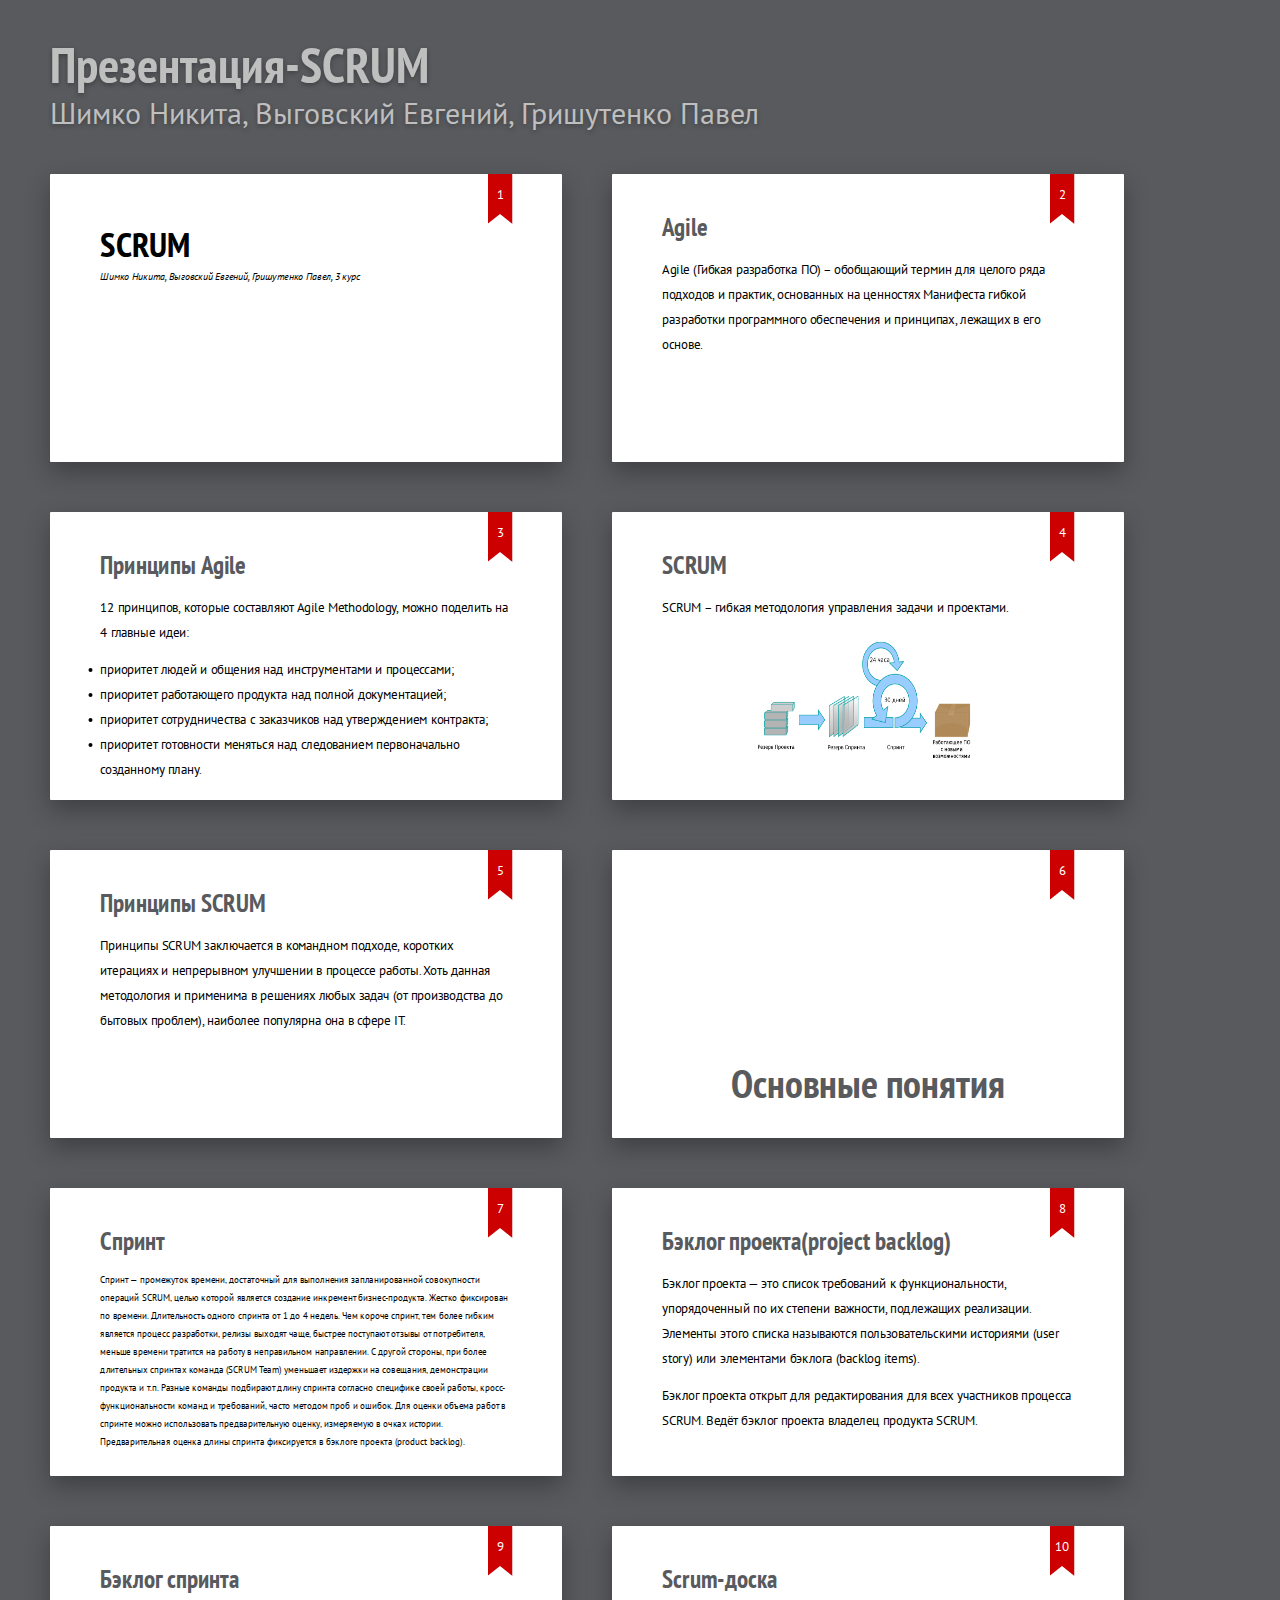
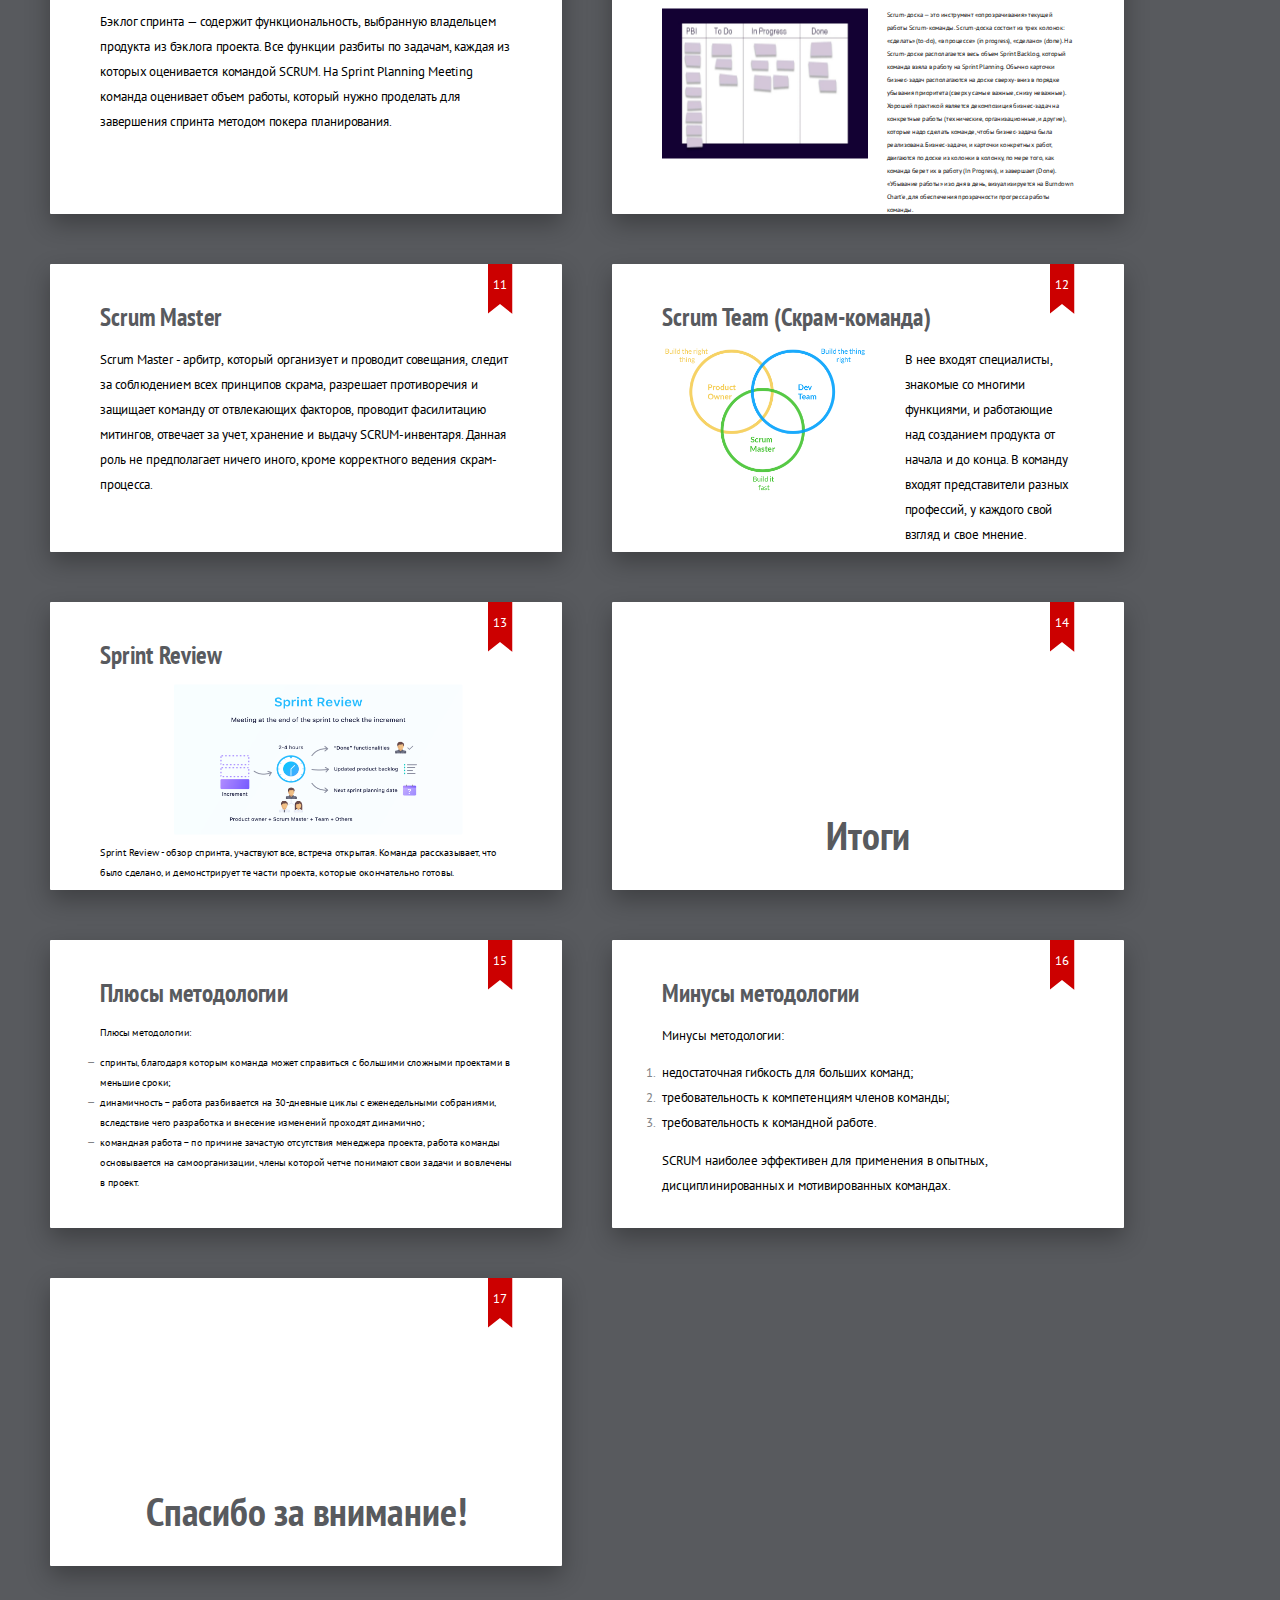
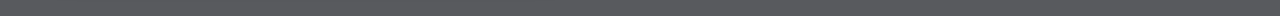
<file: index.html>
<!DOCTYPE html>
<html lang="ru">
<head>
    <title>Презентация-введение в SCRUM</title>
    <meta charset="utf-8">
    <meta name="viewport" content="width=device-width, initial-scale=1">
    <link rel="stylesheet" href="shower/themes/ribbon/styles/styles.css">
    <style>
        .shower {
            --slide-ratio: calc(16 / 9);
        }
    </style>
</head>
<body class="shower list">

    <header class="caption">
        <h1>Презентация-SCRUM</h1>
        <p>Шимко Никита, Выговский Евгений, Гришутенко Павел</p>
    </header>

    <section class="slide" id="cover">
        <h2>SCRUM</h2>
        <p>Шимко Никита, Выговский Евгений, Гришутенко Павел, 3 курс</p>

        <style>
            #cover h2 {
                margin: 30px 0 0;
                color: black;
                text-align: left;
                font-size: 70px;
            }

            #cover p {
                margin: 10px 0 0;
                text-align: left;
                color: black;
                font-style: italic;
                font-size: 20px;
            }

            #cover p a {
                color: white;
            }
        </style>

    </section>
        <section class="slide">
        <h2>Agile</h2>
        <p>Agile (Гибкая разработка ПО) – обобщающий термин для целого ряда подходов и практик, основанных на ценностях Манифеста гибкой разработки программного обеспечения  и принципах, лежащих в его основе.
    </section>
    <section class="slide">
        <h2>Принципы Agile</h2>
        <p> 12 принципов, которые составляют Agile Methodology, можно поделить на 4 главные идеи:
<li class="next">приоритет людей и общения над инструментами и процессами;</li>
<li class="next">приоритет работающего продукта над полной документацией;</li>
<li class="next">приоритет сотрудничества с заказчиков над утверждением контракта;</li>
<li class="next">приоритет готовности меняться над следованием первоначально созданному плану.</li></p>
    </section>

    <section class="slide" id="slide-2">
        <h2>SCRUM</h2>
        <p>SCRUM – гибкая методология управления задачи и проектами. </p>
        <img id="slide-2" src="pictures/scrum0.png">
        <style>
            #slide-2 img {
                padding-left: 22%;
                width: 55%;
                height: 55%;
            }
        </style>
    </section>
    <section class="slide">
        <h2>Принципы SCRUM</h2>
        <p> Принципы SCRUM заключается в командном подходе, коротких итерациях и непрерывном улучшении в процессе работы. Хоть данная методология и применима в решениях любых задач (от производства до бытовых проблем), наиболее популярна она в сфере IT.</p>
        </section>
    <section class="slide" id="see-more">
        <h2 class="shout">
            <h>Основные понятия</h>
        </h2>
        <style>
            #see-more h2 {
                font-size: 80px
            }

            #see-more img {
                width: 0.72em;
                height: 0.72em;
            }
        </style>
    </section>
    
    <section class="slide" id="slide-7">
        <h2>Спринт</h2>
        <p>Спринт — промежуток времени, достаточный для выполнения запланированной совокупности операций SCRUM, целью которой является создание инкремент бизнес-продукта. Жестко фиксирован по времени. Длительность одного спринта от 1 до 4 недель. Чем короче спринт, тем более гибким является процесс разработки, релизы выходят чаще, быстрее поступают отзывы от потребителя, меньше времени тратится на работу в неправильном направлении. С другой стороны, при более длительных спринтах команда (SCRUM Team) уменьшает издержки на совещания, демонстрации продукта и т.п. Разные команды подбирают длину спринта согласно специфике своей работы, кросс-функциональности команд и требований, часто методом проб и ошибок. Для оценки объема работ в спринте можно использовать предварительную оценку, измеряемую в очках истории. Предварительная оценка длины спринта фиксируется в бэклоге проекта (product backlog).</p>
        <style>
            #slide-7 p {
                font-size: 18px
            }
        </style>
    </section>
    
     <section class="slide">
        <h2>Бэклог проекта(project backlog)</h2>
        <p>Бэклог проекта — это список требований к функциональности, упорядоченный по их степени важности, подлежащих реализации. Элементы этого списка называются пользовательскими историями (user story) или элементами бэклога (backlog items).</p>
        <p>Бэклог проекта открыт для редактирования для всех участников процесса SCRUM. Ведёт бэклог проекта владелец продукта SCRUM.</p>
    </section>
    
    <section class="slide">
        <h2>Бэклог спринта</h2>
        <p>Бэклог спринта — содержит функциональность, выбранную владельцем продукта из бэклога проекта. Все функции разбиты по задачам, каждая из которых оценивается командой SCRUM. На Sprint Planning Meeting команда оценивает объем работы, который нужно проделать для завершения спринта методом покера планирования.</p>
    </section>

    <section class="slide" id="slide-10">
        <h2>Scrum-доска</h2>
        <div class="columns two">
            <img class="photo" src="pictures/scrum-board.jpg" width="70%" height="70%">
            <p>Scrum-доска — это инструмент «опрозрачивания» текущей работы Scrum-команды. Scrum-доска состоит из трех колонок: «сделать» (to-do), «в процессе» (in progress), «сделано» (done).
            На Scrum-доске располагается весь объем Sprint Backlog, который команда взяла в работу на Sprint Planning. Обычно карточки бизнес-задач располагаются на доске сверху-вниз в порядке убывания приоритета (сверху самые важные, снизу неважные). Хорошей практикой является декомпозиция бизнес-задач на конкретные работы (технические, организационные, и другие), которые надо сделать команде, чтобы бизнес-задача была реализована.
            Бизнес-задачи, и карточки конкретных работ, двигаются по доске из колонки в колонку, по мере того, как команда берет их в работу (In Progress), и завершает (Done). «Убывание работы» изо дня в день, визуализируется на Burndown Chart'е, для обеспечения прозрачности прогресса работы команды.</p>
            <style>
                #slide-10 p {
                font-size: 13px
            }
                #slide-10 img{
                    width: 110%;
                    height: 70%;
                }
            </style>
        </div>
    </section>

    <section class="slide">
        <h2>Scrum Master</h2>
        <p>Scrum Master - арбитр, который организует и проводит совещания, следит за соблюдением всех принципов скрама, разрешает противоречия и защищает команду от отвлекающих факторов, проводит фасилитацию митингов, отвечает за учет, хранение и выдачу SCRUM-инвентаря. Данная роль не предполагает ничего иного, кроме корректного ведения скрам-процесса.</p>
    </section>

    <section class="slide">
        <h2>Scrum Team (Скрам-команда)</h2>
        <div class="columns two">
            <img class="photo" src="pictures/scrum-team.png" style="height: 300px;">
            <p>В нее входят специалисты, знакомые со многими функциями, и работающие над созданием продукта от начала и до конца. В команду входят представители разных профессий, у каждого свой взгляд и свое мнение.</p>
        </div>
    </section>

   <section class="slide" id="slide-13">
        <h2>Sprint Review</h2>
        <img class="photo" src="pictures/sprint-review.png" style="height: 300px;">
        <p>Sprint Review - обзор спринта, участвуют все, встреча открытая. Команда рассказывает, что было сделано, и демонстрирует те части проекта, которые окончательно готовы.</p>
        <style>
            #slide-13 p{
                font-size: 20px
            }
            #slide-13 img{
                padding-left: 18%;
                width: 70%;
                height: 40%;
            }
        </style>
    </section>
    
    <section class="slide" id="see-more">
        <h2 class="shout">
            <h>Итоги</h>
        </h2>
        <style>
            #see-more h2 {
                font-size: 80px
            }

            #see-more img {
                width: 0.72em;
                height: 0.72em;
            }
        </style>
    </section>
     <section class="slide" id="slide-15">
        <h2>Плюсы методологии</h2>
        <p>Плюсы методологии:
            <ul>
                <li>спринты, благодаря которым команда может справиться с большими сложными проектами в меньшие сроки;</li>
                <li>динамичность – работа разбивается на 30-дневные циклы с еженедельными собраниями, вследствие чего разработка и внесение изменений проходят динамично;</li>
                <li>командная работа – по причине зачастую отсутствия менеджера проекта, работа команды основывается на самоорганизации, члены которой четче понимают свои задачи и вовлечены в проект.</li>
              </ul>
    </p>
    <style>
        #slide-15 p {
            font-size: 20px
        }
        #slide-15 ul {
            font-size: 20px
        }
    </style>
    </section>

    <section class="slide">
        <h2>Минусы методологии</h2>
        <p>Минусы методологии:
            <ol>
              <li>недостаточная гибкость для больших команд;</li>
              <li>требовательность к компетенциям членов команды;</li>
              <li>требовательность к командной работе.</li>
            </ol>
SCRUM наиболее эффективен для применения в опытных, дисциплинированных и мотивированных командах.</p>
    </section>

    <section class="slide" id="see-more">
        <h2 class="shout">
            <h>Спасибо за внимание!</h>
        </h2>
        <style>
            #see-more h2 {
                font-size: 80px
            }

            #see-more img {
                width: 0.72em;
                height: 0.72em;
            }
        </style>
    </section>

    <div class="progress"></div>

    <script src="shower/shower.min.js"></script>

</body>
</html>
</file>
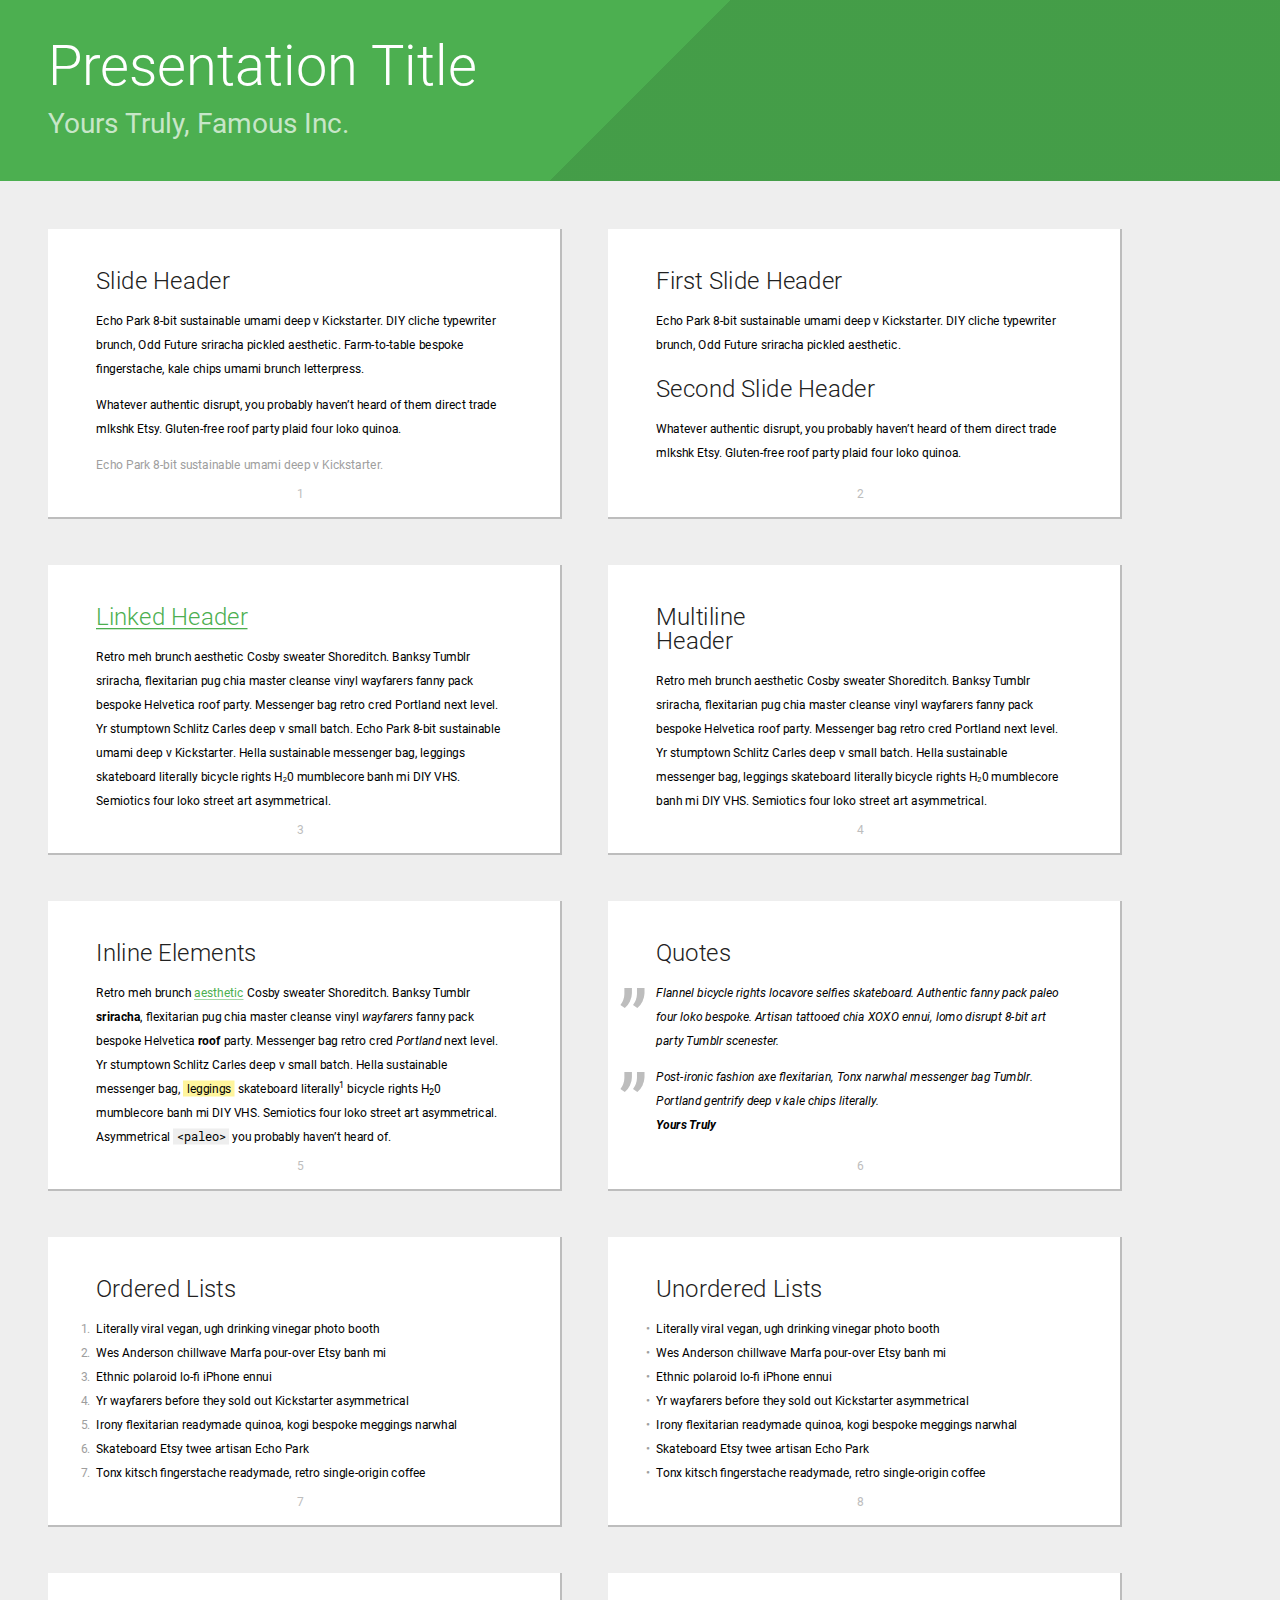
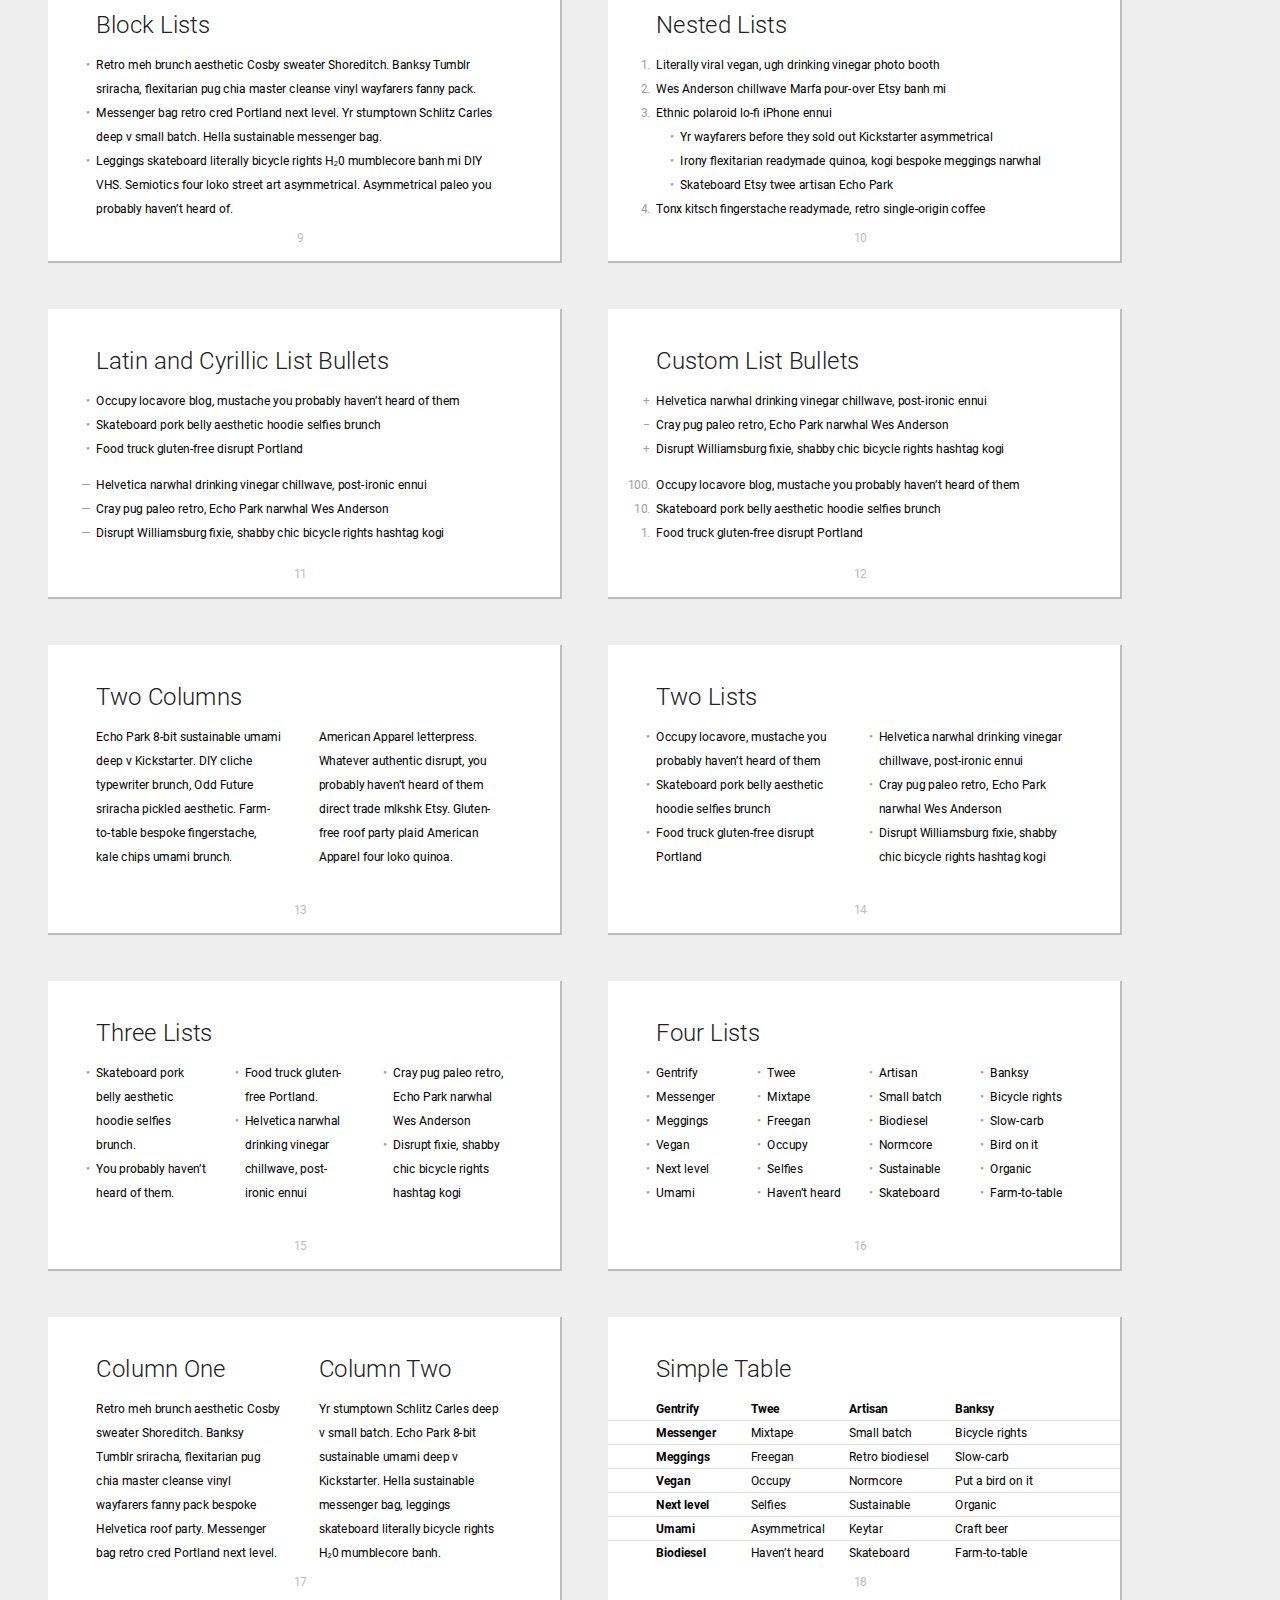
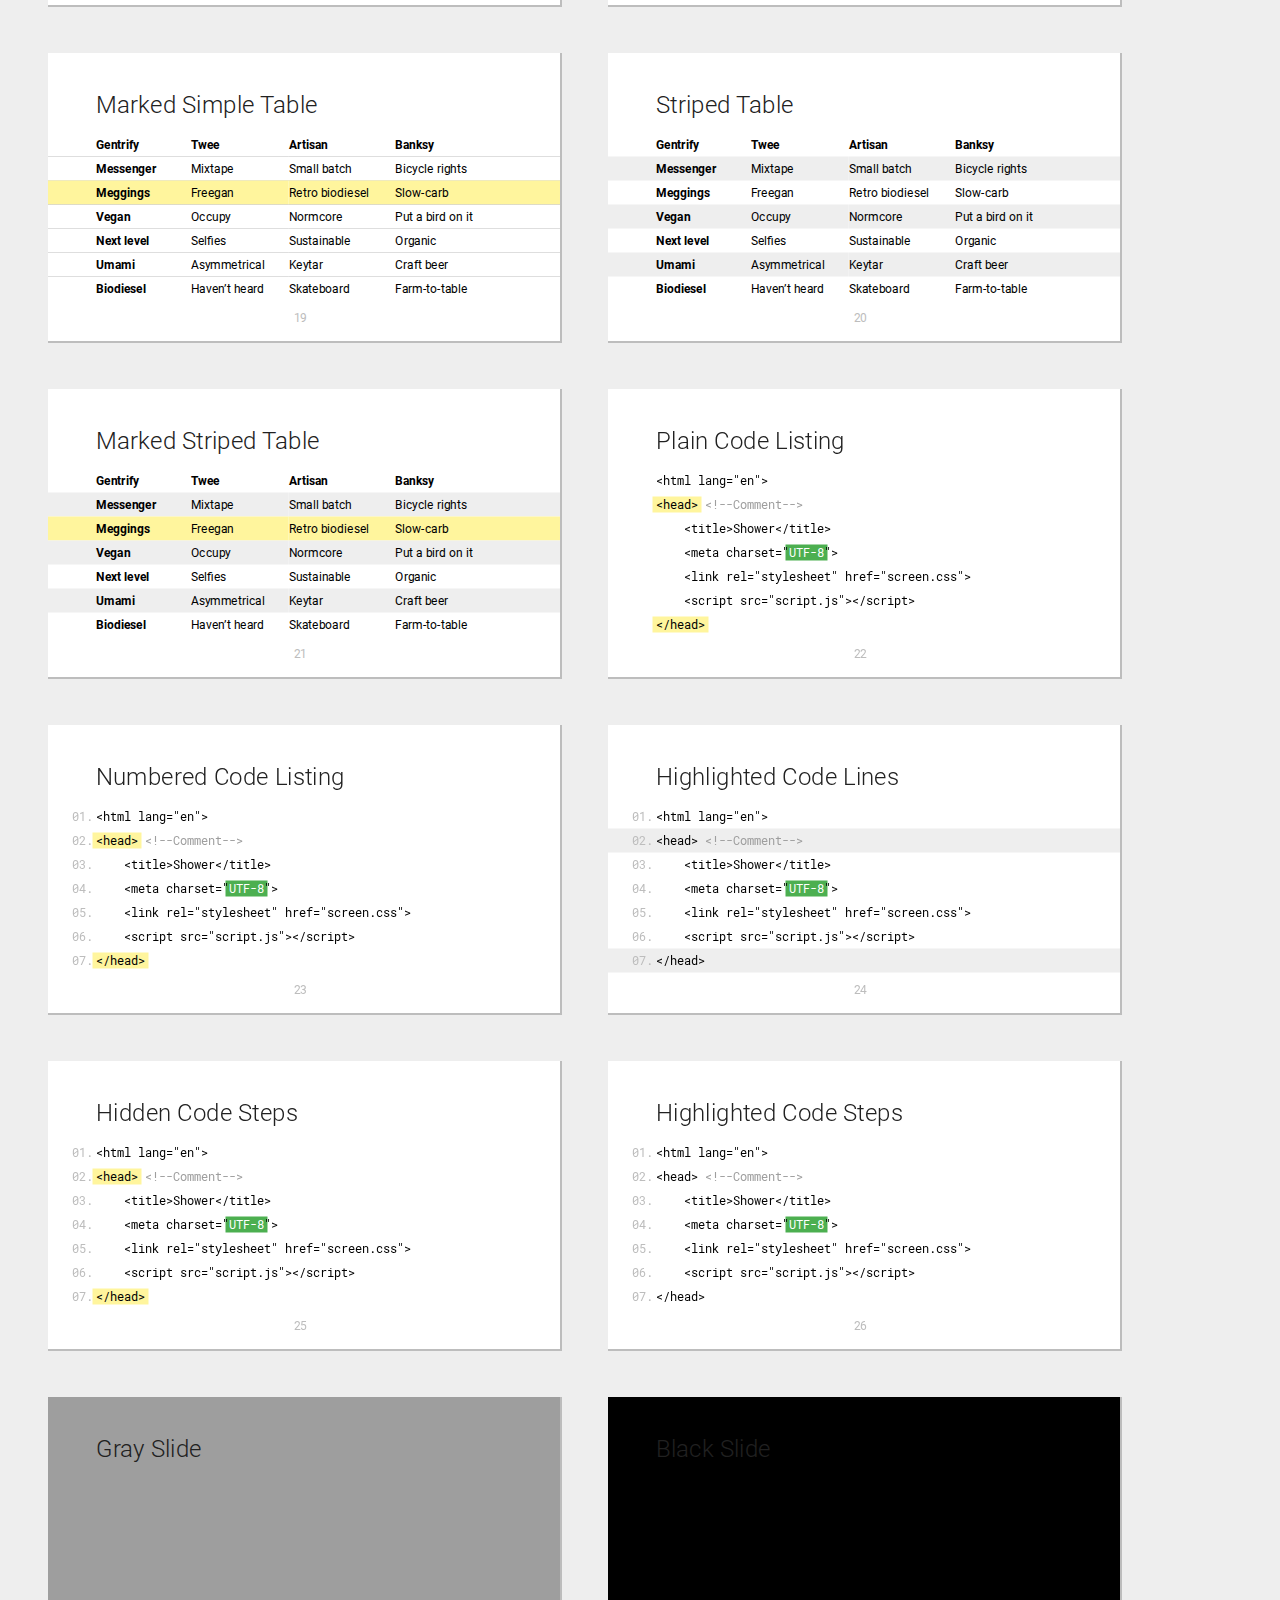
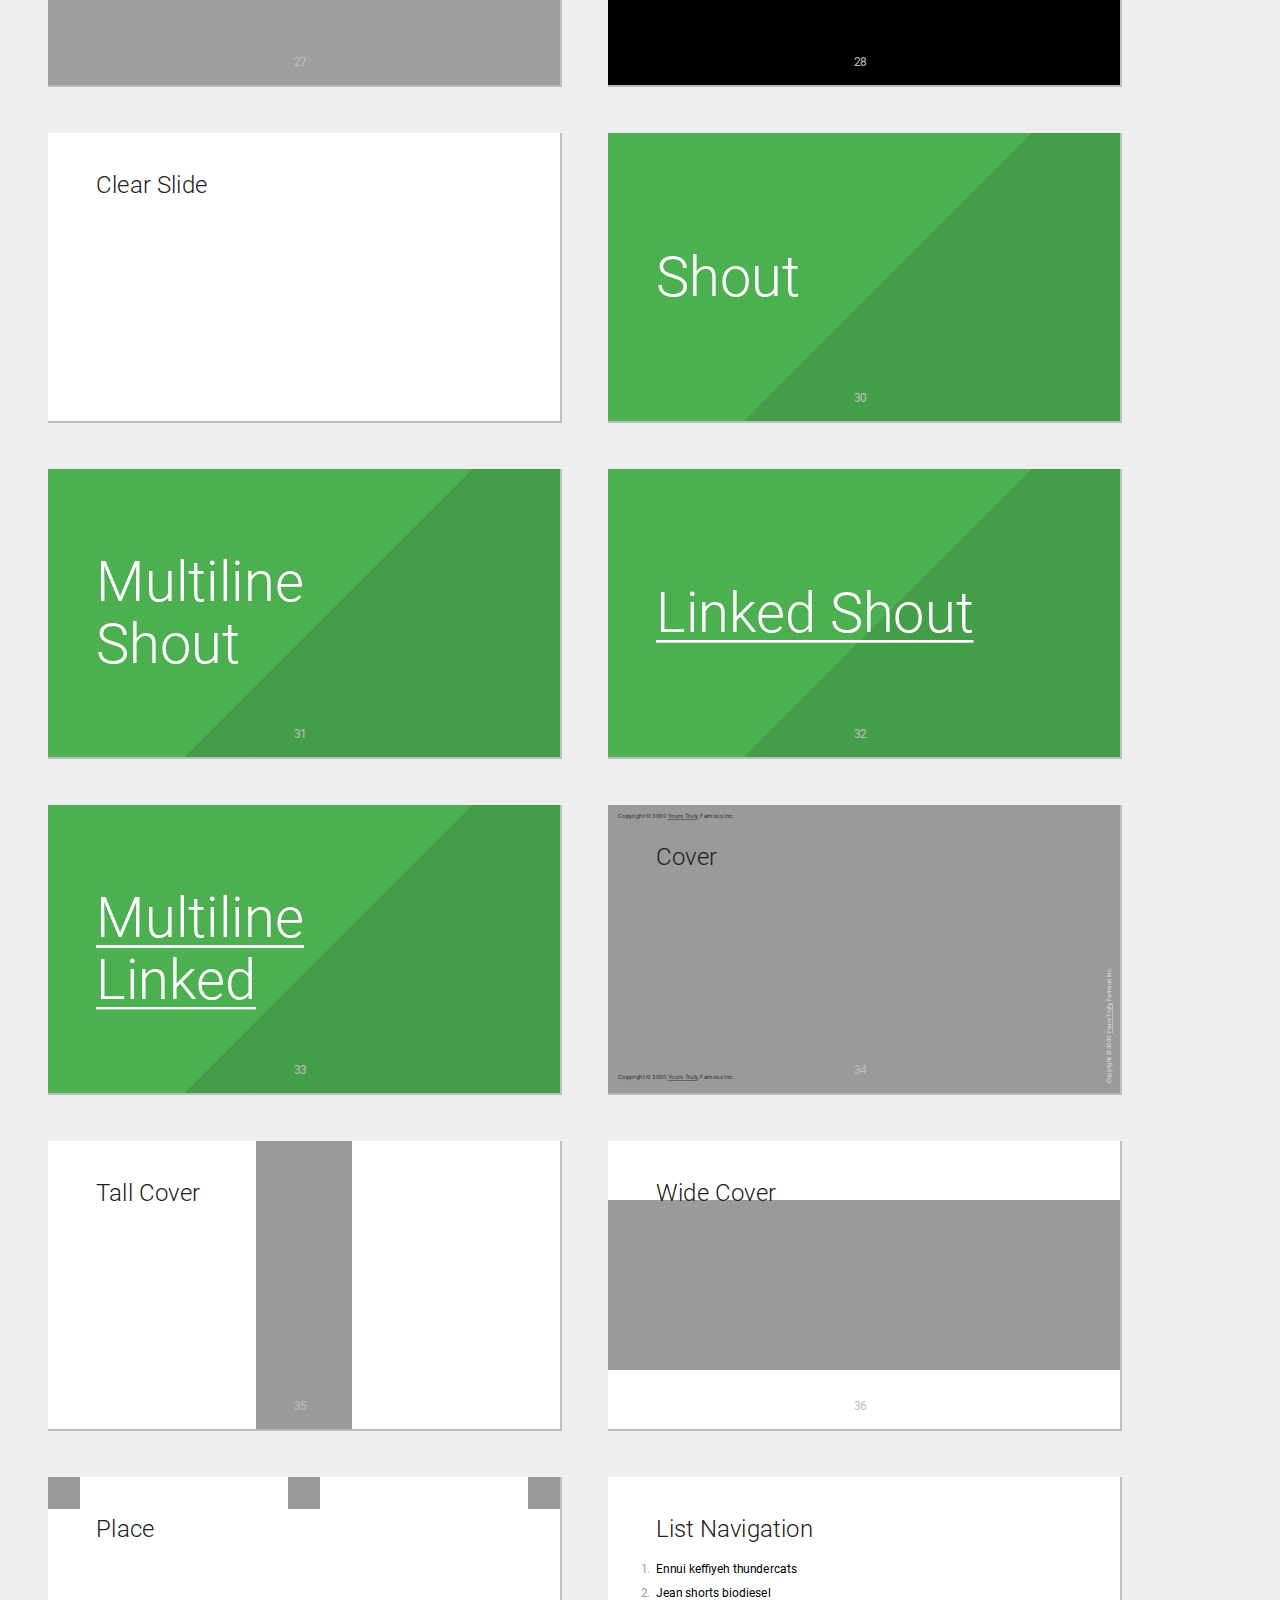
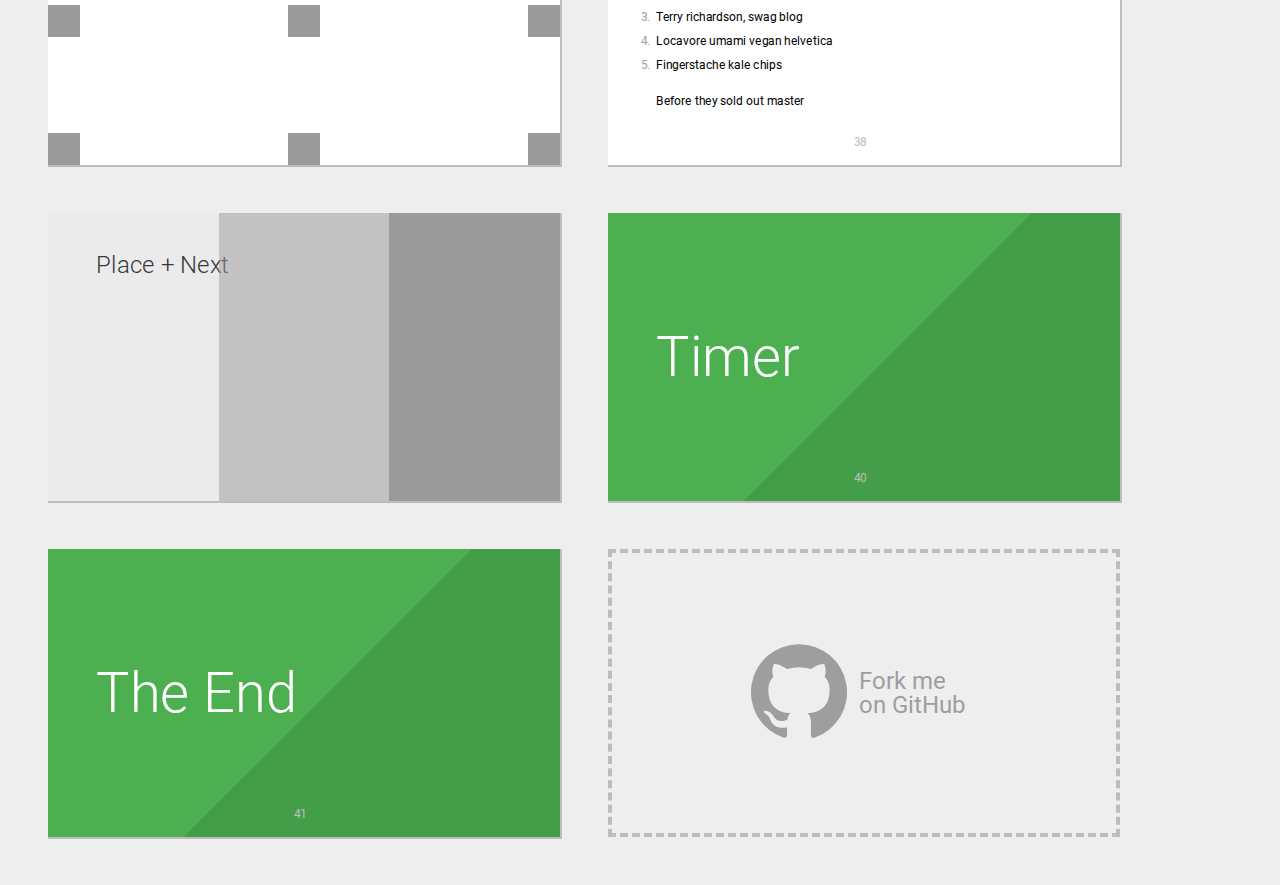
<file: shower/themes/material/index.html>
<!DOCTYPE html>
<html lang="en">
<head>
	<title>Material theme for Shower</title>
    <meta charset="utf-8">
    <meta name="viewport" content="width=device-width, initial-scale=1">
    <link rel="stylesheet" href="styles/styles.css">
    <style>
        .shower {
            --slide-ratio: calc(16 / 9);
            --color-key: #4caf50;
        }
    </style>
</head>
<body class="shower list">

    <header class="caption">
        <h1>Presentation Title</h1>
        <p><a href="">Yours Truly</a>, Famous Inc.</p>
    </header>

    <section class="slide">
        <h2>Slide Header</h2>
        <p>Echo Park 8-bit sustainable umami deep v Kickstarter. DIY cliche typewriter brunch, Odd Future sriracha pickled aesthetic. Farm-to-table bespoke fingerstache, kale chips umami brunch letterpress.</p>
        <p>Whatever authentic disrupt, you probably haven’t heard of them direct trade mlkshk Etsy. Gluten-free roof party plaid four loko quinoa.</p>
        <p class="note">Echo Park 8-bit sustainable umami deep v Kickstarter.</p>
    </section>

    <section class="slide">
        <h2>First Slide Header</h2>
        <p>Echo Park 8-bit sustainable umami deep v Kickstarter. DIY cliche typewriter brunch, Odd Future sriracha pickled aesthetic.</p>
        <h2>Second Slide Header</h2>
        <p>Whatever authentic disrupt, you probably haven’t heard of them direct trade mlkshk Etsy. Gluten-free roof party plaid four loko quinoa.</p>
    </section>

    <section class="slide">
        <h2><a href="">Linked Header</a></h2>
        <p>Retro meh brunch aesthetic Cosby sweater Shoreditch. Banksy Tumblr sriracha, flexitarian pug chia master cleanse vinyl wayfarers fanny pack bespoke Helvetica roof party. Messenger bag retro cred Portland next level. Yr stumptown Schlitz Carles deep v small batch. Echo Park 8-bit sustainable umami deep v Kickstarter. Hella sustainable messenger bag, leggings skateboard literally bicycle rights H₂0 mumblecore banh mi DIY VHS. Semiotics four loko street art asymmetrical.</p>
    </section>

    <section class="slide">
        <h2>
            Multiline<br>
            Header
        </h2>
        <p>Retro meh brunch aesthetic Cosby sweater Shoreditch. Banksy Tumblr sriracha, flexitarian pug chia master cleanse vinyl wayfarers fanny pack bespoke Helvetica roof party. Messenger bag retro cred Portland next level. Yr stumptown Schlitz Carles deep v small batch. Hella sustainable messenger bag, leggings skateboard literally bicycle rights H₂0 mumblecore banh mi DIY VHS. Semiotics four loko street art asymmetrical.</p>
    </section>

    <section class="slide">
        <h2>Inline Elements</h2>
        <p>Retro meh brunch <a href="">aesthetic</a> Cosby sweater Shoreditch. Banksy Tumblr <strong>sriracha</strong>, flexitarian pug chia master cleanse vinyl <em>wayfarers</em> fanny pack bespoke Helvetica <b>roof</b> party. Messenger bag retro cred <i>Portland</i> next level. Yr stumptown Schlitz Carles deep v small batch. Hella sustainable messenger bag, <mark>leggings</mark> skateboard literally<sup>1</sup> bicycle rights H<sub>2</sub>0 mumblecore banh mi DIY VHS. Semiotics four loko street art asymmetrical. Asymmetrical <code>&lt;paleo&gt;</code> you probably haven’t heard of.</p>
        <footer class="footer">
            <p>Flannel bicycle rights locavore selfies skateboard. Authentic fanny pack paleo four loko bespoke. Artisan tattooed chia XOXO ennui, lomo disrupt 8-bit art party Tumblr scenester. Post-ironic fashion axe flexitarian, Tonx narwhal messenger bag Tumblr. Portland gentrify deep v kale chips literally.</p>
        </footer>
    </section>

    <section class="slide">
        <h2>Quotes</h2>
        <blockquote>
            <p>Flannel bicycle rights locavore selfies skateboard. Authentic fanny pack paleo four loko bespoke. Artisan tattooed chia XOXO ennui, lomo disrupt 8-bit art party Tumblr scenester.</p>
        </blockquote>
        <figure>
            <blockquote>
                <p>Post-ironic fashion axe flexitarian, Tonx narwhal messenger bag Tumblr. Portland gentrify deep v kale chips literally.</p>
            </blockquote>
            <figcaption>Yours Truly</figcaption>
        </figure>
    </section>

    <section class="slide">
        <h2>Ordered Lists</h2>
        <ol>
            <li>Literally viral vegan, ugh drinking vinegar photo booth</li>
            <li>Wes Anderson chillwave Marfa pour-over Etsy banh mi</li>
            <li>Ethnic polaroid lo-fi iPhone ennui</li>
            <li>Yr wayfarers before they sold out Kickstarter asymmetrical</li>
            <li>Irony flexitarian readymade quinoa, kogi bespoke meggings narwhal</li>
            <li>Skateboard Etsy twee artisan Echo Park</li>
            <li>Tonx kitsch fingerstache readymade, retro single-origin coffee</li>
        </ol>
    </section>

    <section class="slide">
        <h2>Unordered Lists</h2>
        <ul>
            <li>Literally viral vegan, ugh drinking vinegar photo booth</li>
            <li>Wes Anderson chillwave Marfa pour-over Etsy banh mi</li>
            <li>Ethnic polaroid lo-fi iPhone ennui</li>
            <li>Yr wayfarers before they sold out Kickstarter asymmetrical</li>
            <li>Irony flexitarian readymade quinoa, kogi bespoke meggings narwhal</li>
            <li>Skateboard Etsy twee artisan Echo Park</li>
            <li>Tonx kitsch fingerstache readymade, retro single-origin coffee</li>
        </ul>
    </section>

    <section class="slide">
        <h2>Block Lists</h2>
        <ul>
            <li>Retro meh brunch aesthetic Cosby sweater Shoreditch. Banksy Tumblr sriracha, flexitarian pug chia master cleanse vinyl wayfarers fanny pack.</li>
            <li>Messenger bag retro cred Portland next level. Yr stumptown Schlitz Carles deep v small batch. Hella sustainable messenger bag.</li>
            <li>Leggings skateboard literally bicycle rights H₂0 mumblecore banh mi DIY VHS. Semiotics four loko street art asymmetrical. Asymmetrical paleo you probably haven’t heard of.</li>
        </ul>
    </section>

    <section class="slide">
        <h2>Nested Lists</h2>
        <ol>
            <li>Literally viral vegan, ugh drinking vinegar photo booth</li>
            <li>Wes Anderson chillwave Marfa pour-over Etsy banh mi</li>
            <li>Ethnic polaroid lo-fi iPhone ennui
                <ul>
                    <li>Yr wayfarers before they sold out Kickstarter asymmetrical</li>
                    <li>Irony flexitarian readymade quinoa, kogi bespoke meggings narwhal</li>
                    <li>Skateboard Etsy twee artisan Echo Park</li>
                </ul>
            </li>
            <li>Tonx kitsch fingerstache readymade, retro single-origin coffee</li>
        </ol>
    </section>

    <section class="slide">
        <h2>Latin and Cyrillic List Bullets</h2>
        <ul lang="en">
            <li>Occupy locavore blog, mustache you probably haven’t heard of them</li>
            <li>Skateboard pork belly aesthetic hoodie selfies brunch</li>
            <li>Food truck gluten-free disrupt Portland</li>
        </ul>
        <ul lang="ru">
            <li>Helvetica narwhal drinking vinegar chillwave, post-ironic ennui</li>
            <li>Cray pug paleo retro, Echo Park narwhal Wes Anderson</li>
            <li>Disrupt Williamsburg fixie, shabby chic bicycle rights hashtag kogi</li>
        </ul>
    </section>

    <section class="slide">
        <h2>Custom List Bullets</h2>
        <ul>
            <li value="+">Helvetica narwhal drinking vinegar chillwave, post-ironic ennui</li>
            <li value="−">Cray pug paleo retro, Echo Park narwhal Wes Anderson</li>
            <li value="+">Disrupt Williamsburg fixie, shabby chic bicycle rights hashtag kogi</li>
        </ul>
        <ol>
            <li value="100">Occupy locavore blog, mustache you probably haven’t heard of them</li>
            <li value="10">Skateboard pork belly aesthetic hoodie selfies brunch</li>
            <li value="1">Food truck gluten-free disrupt Portland</li>
        </ol>
    </section>

    <section class="slide">
        <h2>Two Columns</h2>
        <div class="columns two">
            <p>Echo Park 8-bit sustainable umami deep v Kickstarter. DIY cliche typewriter brunch, Odd Future sriracha pickled aesthetic. Farm-to-table bespoke fingerstache, kale chips umami brunch.</p>
            <p>American Apparel letterpress. Whatever authentic disrupt, you probably haven’t heard of them direct trade mlkshk Etsy. Gluten-free roof party plaid American Apparel four loko quinoa.</p>
        </div>
    </section>

    <section class="slide">
        <h2>Two Lists</h2>
        <div class="columns two">
            <ul>
                <li>Occupy locavore, mustache you probably haven’t heard of them</li>
                <li>Skateboard pork belly aesthetic hoodie selfies brunch</li>
                <li>Food truck gluten-free disrupt Portland</li>
            </ul>
            <ul>
                <li>Helvetica narwhal drinking vinegar chillwave, post-ironic ennui</li>
                <li>Cray pug paleo retro, Echo Park narwhal Wes Anderson</li>
                <li>Disrupt Williamsburg fixie, shabby chic bicycle rights hashtag kogi</li>
            </ul>
        </div>
    </section>

    <section class="slide">
        <h2>Three Lists</h2>
        <div class="columns three">
            <ul>
                <li>Skateboard pork belly aesthetic hoodie selfies brunch.</li>
                <li>You probably haven’t heard of them.</li>
            </ul>
            <ul>
                <li>Food truck gluten-free Portland.</li>
                <li>Helvetica narwhal drinking vinegar chillwave, post-ironic ennui</li>
            </ul>
            <ul>
                <li>Cray pug paleo retro, Echo Park narwhal Wes Anderson</li>
                <li>Disrupt fixie, shabby chic bicycle rights hashtag kogi</li>
            </ul>
        </div>
    </section>

    <section class="slide">
        <h2>Four Lists</h2>
        <div class="columns four">
            <ul>
                <li>Gentrify</li>
                <li>Messenger</li>
                <li>Meggings</li>
                <li>Vegan</li>
                <li>Next level</li>
                <li>Umami</li>
            </ul>
            <ul>
                <li>Twee</li>
                <li>Mixtape</li>
                <li>Freegan</li>
                <li>Occupy</li>
                <li>Selfies</li>
                <li>Haven’t heard</li>
            </ul>
            <ul>
                <li>Artisan</li>
                <li>Small batch</li>
                <li>Biodiesel</li>
                <li>Normcore</li>
                <li>Sustainable</li>
                <li>Skateboard</li>
            </ul>
            <ul>
                <li>Banksy</li>
                <li>Bicycle rights</li>
                <li>Slow-carb</li>
                <li>Bird on it</li>
                <li>Organic</li>
                <li>Farm-to-table</li>
            </ul>
        </div>
    </section>

    <section class="slide">
        <div class="columns two">
            <div>
                <h2>Column One</h2>
                <p>Retro meh brunch aesthetic Cosby sweater Shoreditch. Banksy Tumblr sriracha, flexitarian pug chia master cleanse vinyl wayfarers fanny pack bespoke Helvetica roof party. Messenger bag retro cred Portland next level.</p>
            </div>
            <div>
                <h2>Column Two</h2>
                <p>Yr stumptown Schlitz Carles deep v small batch. Echo Park 8-bit sustainable umami deep v Kickstarter. Hella sustainable messenger bag, leggings skateboard literally bicycle rights H₂0 mumblecore banh.</p>
            </div>
        </div>
    </section>

    <section class="slide">
        <h2>Simple Table</h2>
        <table>
        <tr>
            <th scope="col">Gentrify</th>
            <th>Twee</th>
            <th>Artisan</th>
            <th>Banksy</th>
        </tr>
        <tr>
            <th scope="row">Messenger</th>
            <td>Mixtape</td>
            <td>Small batch</td>
            <td>Bicycle rights</td>
        </tr>
        <tr>
            <th scope="row">Meggings</th>
            <td>Freegan</td>
            <td>Retro biodiesel</td>
            <td>Slow-carb</td>
        </tr>
        <tr>
            <th scope="row">Vegan</th>
            <td>Occupy</td>
            <td>Normcore</td>
            <td>Put a bird on it</td>
        </tr>
        <tr>
            <th scope="row">Next level</th>
            <td>Selfies</td>
            <td>Sustainable</td>
            <td>Organic</td>
        </tr>
        <tr>
            <th scope="row">Umami</th>
            <td>Asymmetrical</td>
            <td>Keytar</td>
            <td>Craft beer</td>
        </tr>
        <tr>
            <th scope="row">Biodiesel</th>
            <td>Haven’t heard</td>
            <td>Skateboard</td>
            <td>Farm-to-table</td>
        </tr>
        </table>
    </section>

    <section class="slide">
        <h2>Marked Simple Table</h2>
        <table>
        <tr>
            <th scope="col">Gentrify</th>
            <th>Twee</th>
            <th>Artisan</th>
            <th>Banksy</th>
        </tr>
        <tr>
            <th scope="row">Messenger</th>
            <td>Mixtape</td>
            <td>Small batch</td>
            <td>Bicycle rights</td>
        </tr>
        <tr class="mark">
            <th scope="row">Meggings</th>
            <td>Freegan</td>
            <td>Retro biodiesel</td>
            <td>Slow-carb</td>
        </tr>
        <tr class="mark next">
            <th scope="row">Vegan</th>
            <td>Occupy</td>
            <td>Normcore</td>
            <td>Put a bird on it</td>
        </tr>
        <tr class="mark next">
            <th scope="row">Next level</th>
            <td>Selfies</td>
            <td>Sustainable</td>
            <td>Organic</td>
        </tr>
        <tr>
            <th scope="row">Umami</th>
            <td>Asymmetrical</td>
            <td>Keytar</td>
            <td>Craft beer</td>
        </tr>
        <tr>
            <th scope="row">Biodiesel</th>
            <td>Haven’t heard</td>
            <td>Skateboard</td>
            <td>Farm-to-table</td>
        </tr>
        </table>
    </section>

    <section class="slide">
        <h2>Striped Table</h2>
        <table class="striped">
        <tr>
            <th scope="col">Gentrify</th>
            <th>Twee</th>
            <th>Artisan</th>
            <th>Banksy</th>
        </tr>
        <tr>
            <th scope="row">Messenger</th>
            <td>Mixtape</td>
            <td>Small batch</td>
            <td>Bicycle rights</td>
        </tr>
        <tr>
            <th scope="row">Meggings</th>
            <td>Freegan</td>
            <td>Retro biodiesel</td>
            <td>Slow-carb</td>
        </tr>
        <tr>
            <th scope="row">Vegan</th>
            <td>Occupy</td>
            <td>Normcore</td>
            <td>Put a bird on it</td>
        </tr>
        <tr>
            <th scope="row">Next level</th>
            <td>Selfies</td>
            <td>Sustainable</td>
            <td>Organic</td>
        </tr>
        <tr>
            <th scope="row">Umami</th>
            <td>Asymmetrical</td>
            <td>Keytar</td>
            <td>Craft beer</td>
        </tr>
        <tr>
            <th scope="row">Biodiesel</th>
            <td>Haven’t heard</td>
            <td>Skateboard</td>
            <td>Farm-to-table</td>
        </tr>
        </table>
    </section>

    <section class="slide">
        <h2>Marked Striped Table</h2>
        <table class="striped">
        <tr>
            <th scope="col">Gentrify</th>
            <th>Twee</th>
            <th>Artisan</th>
            <th>Banksy</th>
        </tr>
        <tr>
            <th scope="row">Messenger</th>
            <td>Mixtape</td>
            <td>Small batch</td>
            <td>Bicycle rights</td>
        </tr>
        <tr class="mark">
            <th scope="row">Meggings</th>
            <td>Freegan</td>
            <td>Retro biodiesel</td>
            <td>Slow-carb</td>
        </tr>
        <tr class="mark next">
            <th scope="row">Vegan</th>
            <td>Occupy</td>
            <td>Normcore</td>
            <td>Put a bird on it</td>
        </tr>
        <tr class="mark next">
            <th scope="row">Next level</th>
            <td>Selfies</td>
            <td>Sustainable</td>
            <td>Organic</td>
        </tr>
        <tr>
            <th scope="row">Umami</th>
            <td>Asymmetrical</td>
            <td>Keytar</td>
            <td>Craft beer</td>
        </tr>
        <tr>
            <th scope="row">Biodiesel</th>
            <td>Haven’t heard</td>
            <td>Skateboard</td>
            <td>Farm-to-table</td>
        </tr>
        </table>
    </section>

    <section class="slide">
        <h2>Plain Code Listing</h2>
        <pre><code>&lt;html lang="en"&gt;
<mark>&lt;head&gt;</mark> <span class="comment">&lt;!--Comment--&gt;</span>
    &lt;title&gt;Shower&lt;/title&gt;
    &lt;meta charset="<mark class="important">UTF-8</mark>"&gt;
    &lt;link rel="stylesheet" href="screen.css"&gt;
    &lt;script src="script.js"&gt;&lt;/script&gt;
<mark>&lt;/head&gt;</mark></code></pre>
    </section>
    <section class="slide">
        <h2>Numbered Code Listing</h2>
        <pre>
            <code>&lt;html lang="en"&gt;</code>
            <code><mark>&lt;head&gt;</mark> <span class="comment">&lt;!--Comment--&gt;</span></code>
            <code>    &lt;title&gt;Shower&lt;/title&gt;</code>
            <code>    &lt;meta charset="<mark class="important">UTF-8</mark>"&gt;</code>
            <code>    &lt;link rel="stylesheet" href="screen.css"&gt;</code>
            <code>    &lt;script src="script.js"&gt;&lt;/script&gt;</code>
            <code><mark>&lt;/head&gt;</mark></code>
        </pre>
    </section>

    <section class="slide">
        <h2>Highlighted Code Lines</h2>
        <pre>
            <code>&lt;html lang="en"&gt;</code>
            <code class="mark">&lt;head&gt; <span class="comment">&lt;!--Comment--&gt;</span></code>
            <code>    &lt;title&gt;Shower&lt;/title&gt;</code>
            <code>    &lt;meta charset="<mark class="important">UTF-8</mark>"&gt;</code>
            <code>    &lt;link rel="stylesheet" href="screen.css"&gt;</code>
            <code>    &lt;script src="script.js"&gt;&lt;/script&gt;</code>
            <code class="mark">&lt;/head&gt;</code>
        </pre>
    </section>

    <section class="slide">
        <h2>Hidden Code Steps</h2>
        <pre>
            <code class="next">&lt;html lang="en"&gt;</code>
            <code class="next"><mark>&lt;head&gt;</mark> <span class="comment">&lt;!--Comment--&gt;</span></code>
            <code class="next">    &lt;title&gt;Shower&lt;/title&gt;</code>
            <code class="next">    &lt;meta charset="<mark class="important">UTF-8</mark>"&gt;</code>
            <code class="next">    &lt;link rel="stylesheet" href="screen.css"&gt;</code>
            <code class="next">    &lt;script src="script.js"&gt;&lt;/script&gt;</code>
            <code class="next"><mark>&lt;/head&gt;</mark></code>
        </pre>
    </section>

    <section class="slide">
        <h2>Highlighted Code Steps</h2>
        <pre>
            <code class="mark next">&lt;html lang="en"&gt;</code>
            <code>&lt;head&gt; <span class="comment">&lt;!--Comment--&gt;</span></code>
            <code class="mark next">    &lt;title&gt;Shower&lt;/title&gt;</code>
            <code>    &lt;meta charset="<mark class="important">UTF-8</mark>"&gt;</code>
            <code class="mark next">    &lt;link rel="stylesheet" href="screen.css"&gt;</code>
            <code>    &lt;script src="script.js"&gt;&lt;/script&gt;</code>
            <code class="mark next">&lt;/head&gt;</code>
        </pre>
    </section>

    <section class="slide gray">
        <h2>Gray Slide</h2>
    </section>

    <section class="slide black">
        <h2>Black Slide</h2>
    </section>

    <section class="slide clear">
        <h2>Clear Slide</h2>
    </section>

    <section class="slide">
        <h2 class="shout">Shout</h2>
    </section>

    <section class="slide">
        <h2 class="shout">
            Multiline<br>
            Shout
        </h2>
    </section>

    <section class="slide">
        <h2 class="shout">
            <a href="">Linked Shout</a>
        </h2>
    </section>

    <section class="slide">
        <h2 class="shout">
            <a href="">
                Multiline<br>
                Linked
            </a>
        </h2>
    </section>

    <section class="slide">
        <h2>Cover</h2>
        <figure>
            <img class="cover" src="pictures/exact.svg" alt="Picture placeholder.">
            <figcaption class="copyright top">Copyright © 3000 <a href="">Yours Truly</a>, Famous Inc.</figcaption>
            <figcaption class="copyright white">Copyright © 3000 <a href="">Yours Truly</a>, Famous Inc.</figcaption>
            <figcaption class="copyright bottom">Copyright © 3000 <a href="">Yours Truly</a>, Famous Inc.</figcaption>
        </figure>
    </section>

    <section class="slide">
        <h2>Tall Cover</h2>
        <img class="cover" src="pictures/tall.svg" alt="Tall picture placeholder.">
    </section>

    <section class="slide">
        <h2>Wide Cover</h2>
        <img class="cover" src="pictures/wide.svg" alt="Wide picture placeholder.">
    </section>

    <section class="slide clear">
        <h2>Place</h2>
        <img class="place top left" src="pictures/square.svg" alt="Square picture placeholder.">
        <img class="place top" src="pictures/square.svg" alt="Square picture placeholder.">
        <img class="place top right" src="pictures/square.svg" alt="Square picture placeholder.">
        <img class="place left" src="pictures/square.svg" alt="Square picture placeholder.">
        <img class="place" src="pictures/square.svg" alt="Square picture placeholder.">
        <img class="place right" src="pictures/square.svg" alt="Square picture placeholder.">
        <img class="place bottom left" src="pictures/square.svg" alt="Square picture placeholder.">
        <img class="place bottom" src="pictures/square.svg" alt="Square picture placeholder.">
        <img class="place bottom right" src="pictures/square.svg" alt="Square picture placeholder.">
    </section>

    <section class="slide">
        <h2>List Navigation</h2>
        <ol>
            <li>Ennui keffiyeh thundercats</li>
            <li class="next">Jean shorts biodiesel</li>
            <li class="next">Terry richardson, swag blog</li>
            <li class="next">Locavore umami vegan helvetica</li>
            <li class="next">Fingerstache kale chips</li>
        </ol>
        <p class="next">Before they sold out master</p>
    </section>

    <section class="slide clear">
        <h2>Place + Next</h2>
        <img class="place next left" height="100%" src="pictures/picture-1.svg" alt="Picture placeholder.">
        <img class="place next" height="100%" src="pictures/picture-2.svg" alt="Picture placeholder.">
        <img class="place next right" height="100%" src="pictures/picture-3.svg" alt="Picture placeholder.">
    </section>

    <section class="slide" data-timing="00:03">
        <h2 class="shout">Timer</h2>
    </section>

    <section class="slide">
        <h2 class="shout">The End</h2>
    </section>

    <div class="progress"></div>

	<footer class="badge">
		<a href="https://github.com/shower/shower">
			<svg width="81" height="79" viewBox="0 0 81 79" aria-hidden="true">
				<path d="M40.5 0a40.5 40.5 0 0 0-12.8 78.93c2 .37 2.76-.88 2.76-2s0-3.51-.05-6.89c-11.27 2.45-13.64-5.43-13.64-5.43-1.84-4.68-4.5-5.92-4.5-5.92-3.68-2.51.28-2.46.28-2.46 4.06.29 6.2 4.17 6.2 4.17 3.61 6.19 9.48 4.4 11.79 3.37a8.65 8.65 0 0 1 2.57-5.41c-9-1-18.45-4.5-18.45-20a15.65 15.65 0 0 1 4.17-10.87 14.57 14.57 0 0 1 .4-10.72s3.4-1.09 11.14 4.15a38.39 38.39 0 0 1 20.28 0c7.73-5.24 11.13-4.15 11.13-4.15a14.55 14.55 0 0 1 .4 10.72 15.63 15.63 0 0 1 4.16 10.87c0 15.56-9.47 19-18.49 20 1.45 1.25 2.75 3.72 2.75 7.5v11.11c0 1.08.73 2.34 2.78 1.95A40.51 40.51 0 0 0 40.5 0z"/>
			</svg>
			Fork me<br>on GitHub
		</a>
	</footer>

	<script src="../../shower.min.js"></script>

	<!-- Copyright © 3000 Yours Truly, Famous Inc. -->
</body>
</html>
</file>
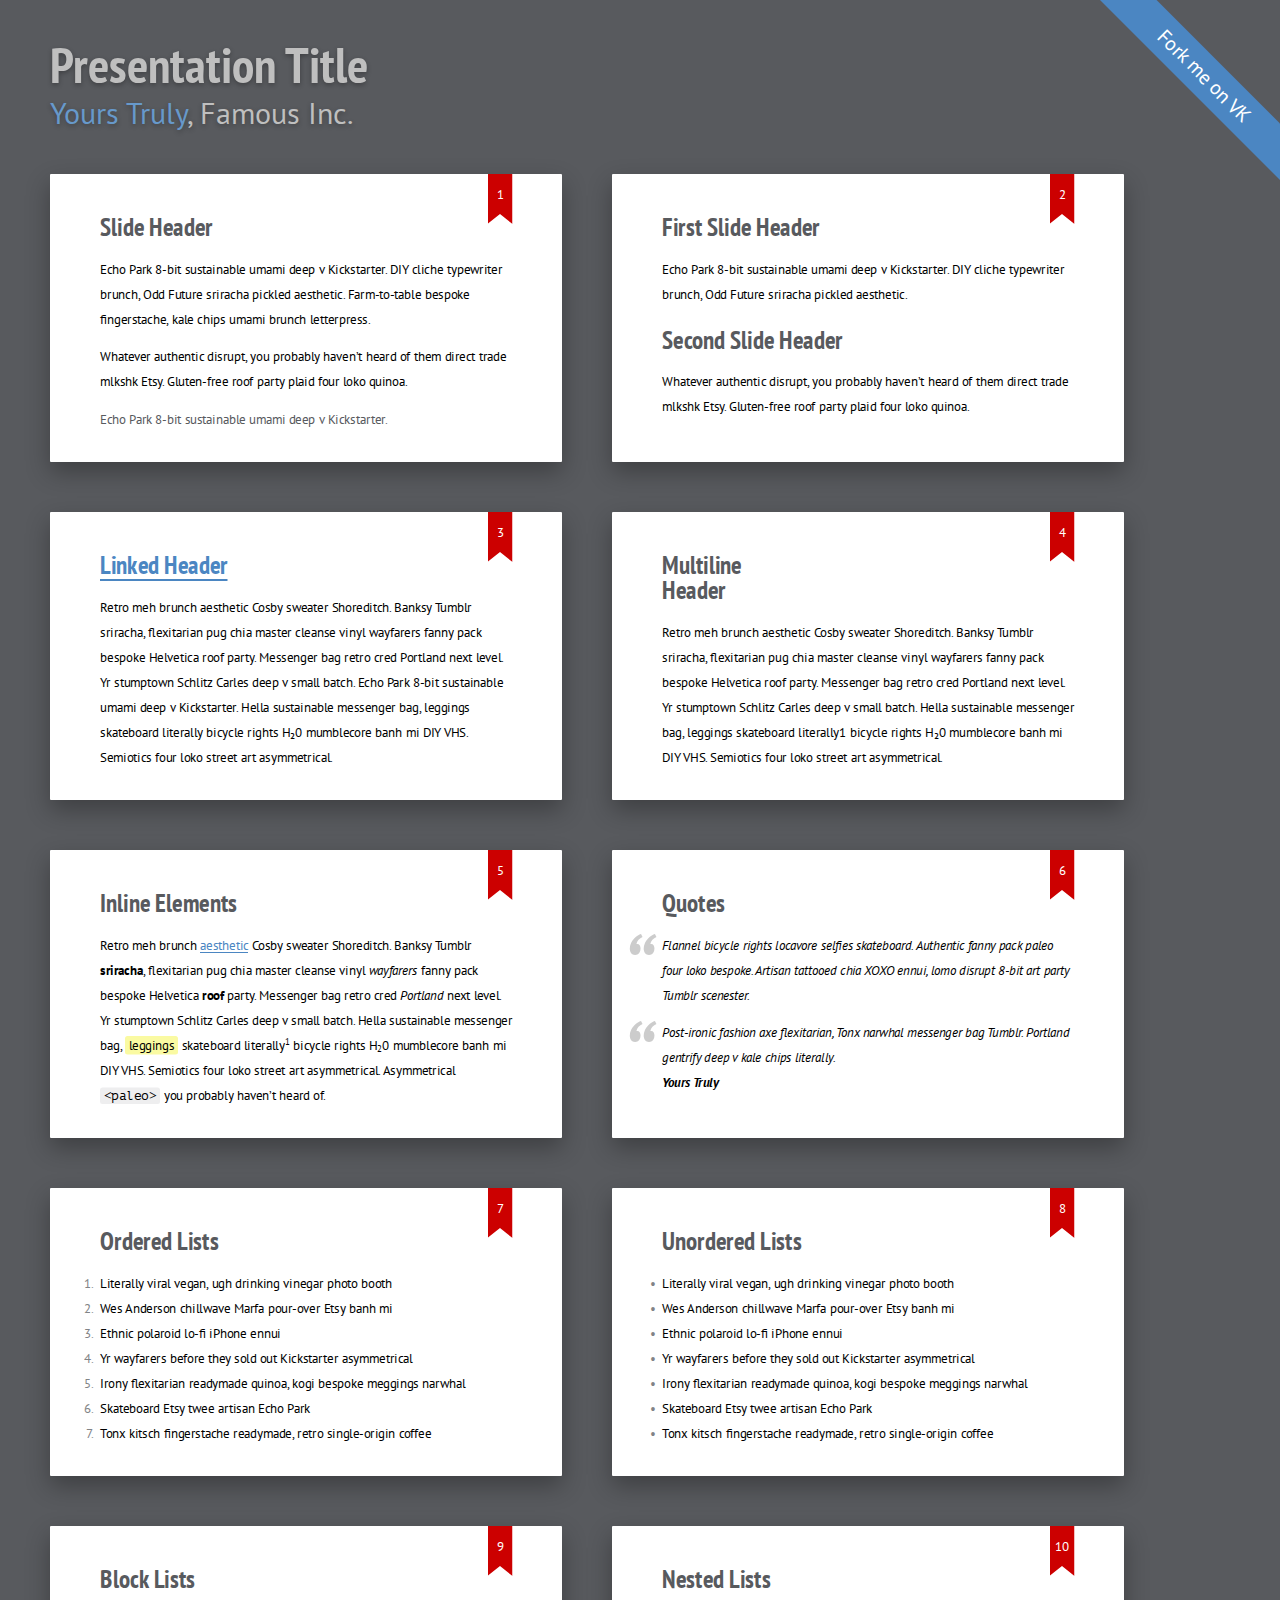
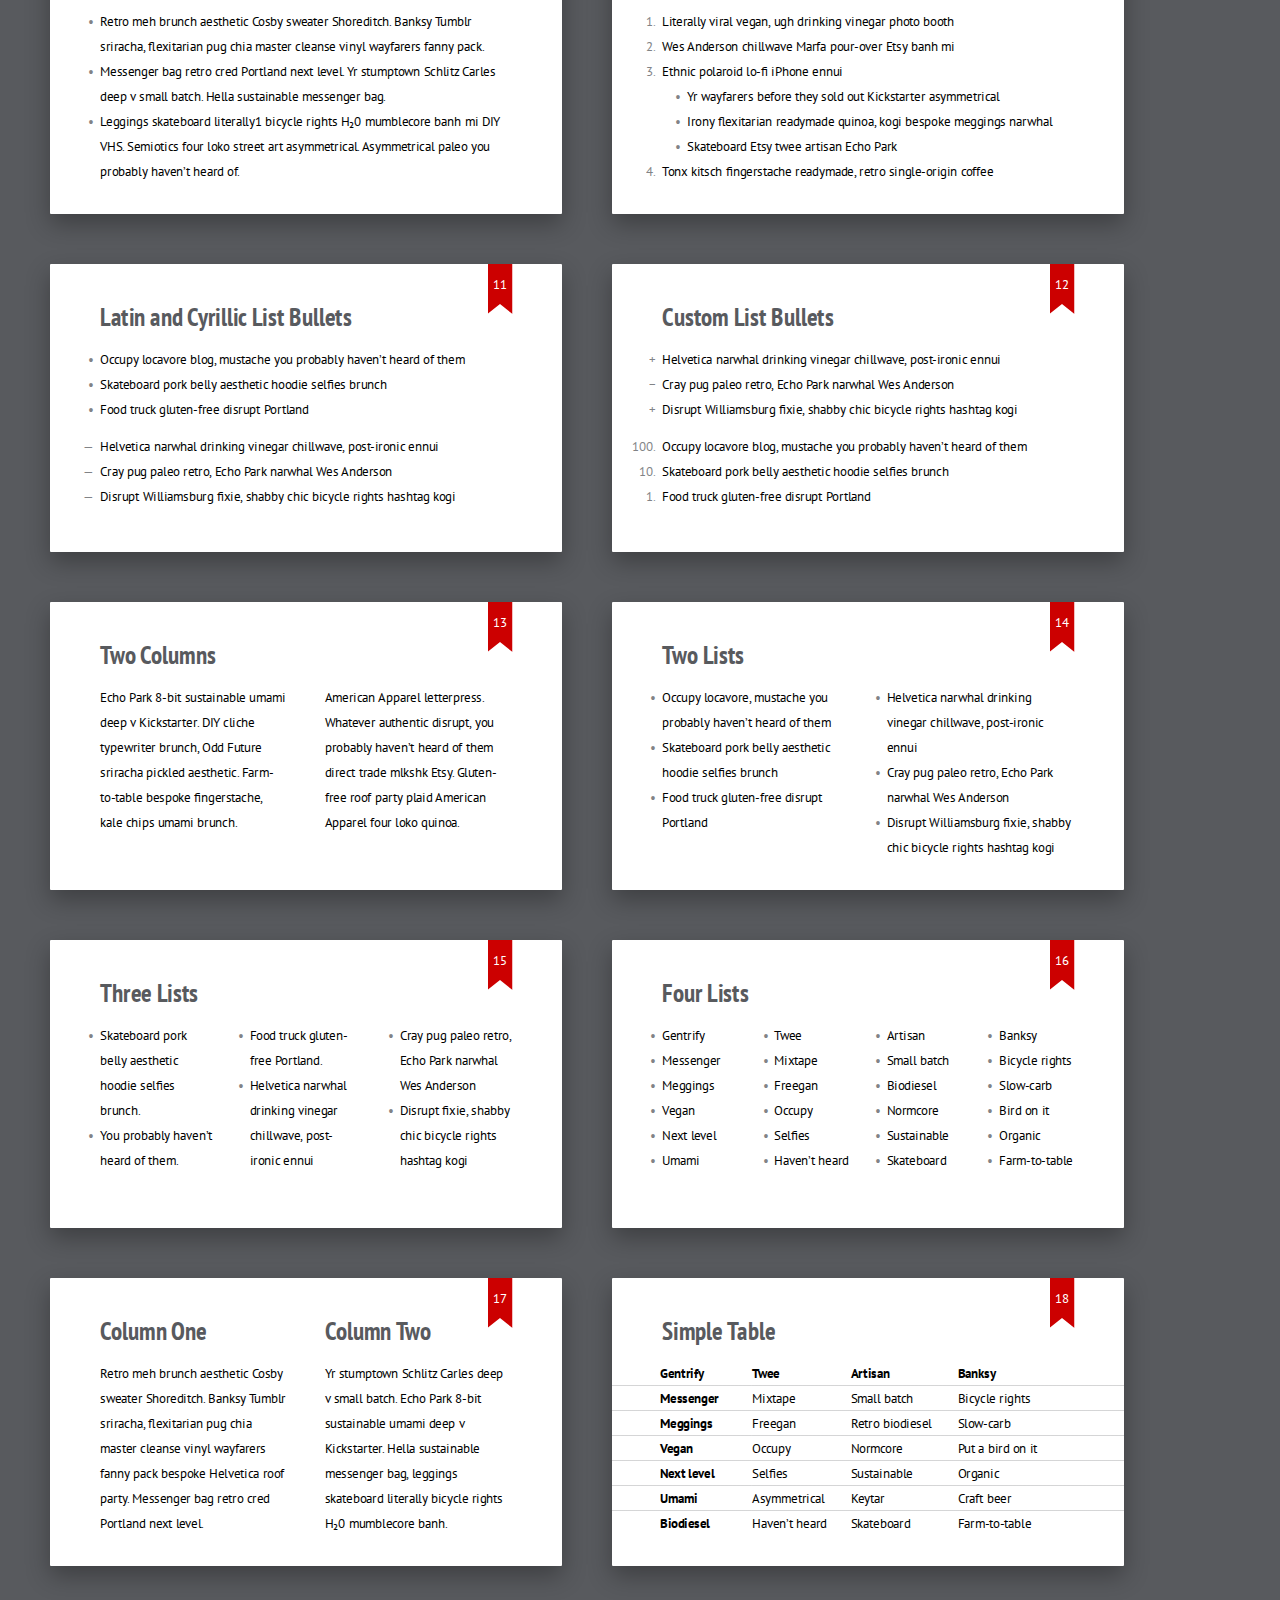
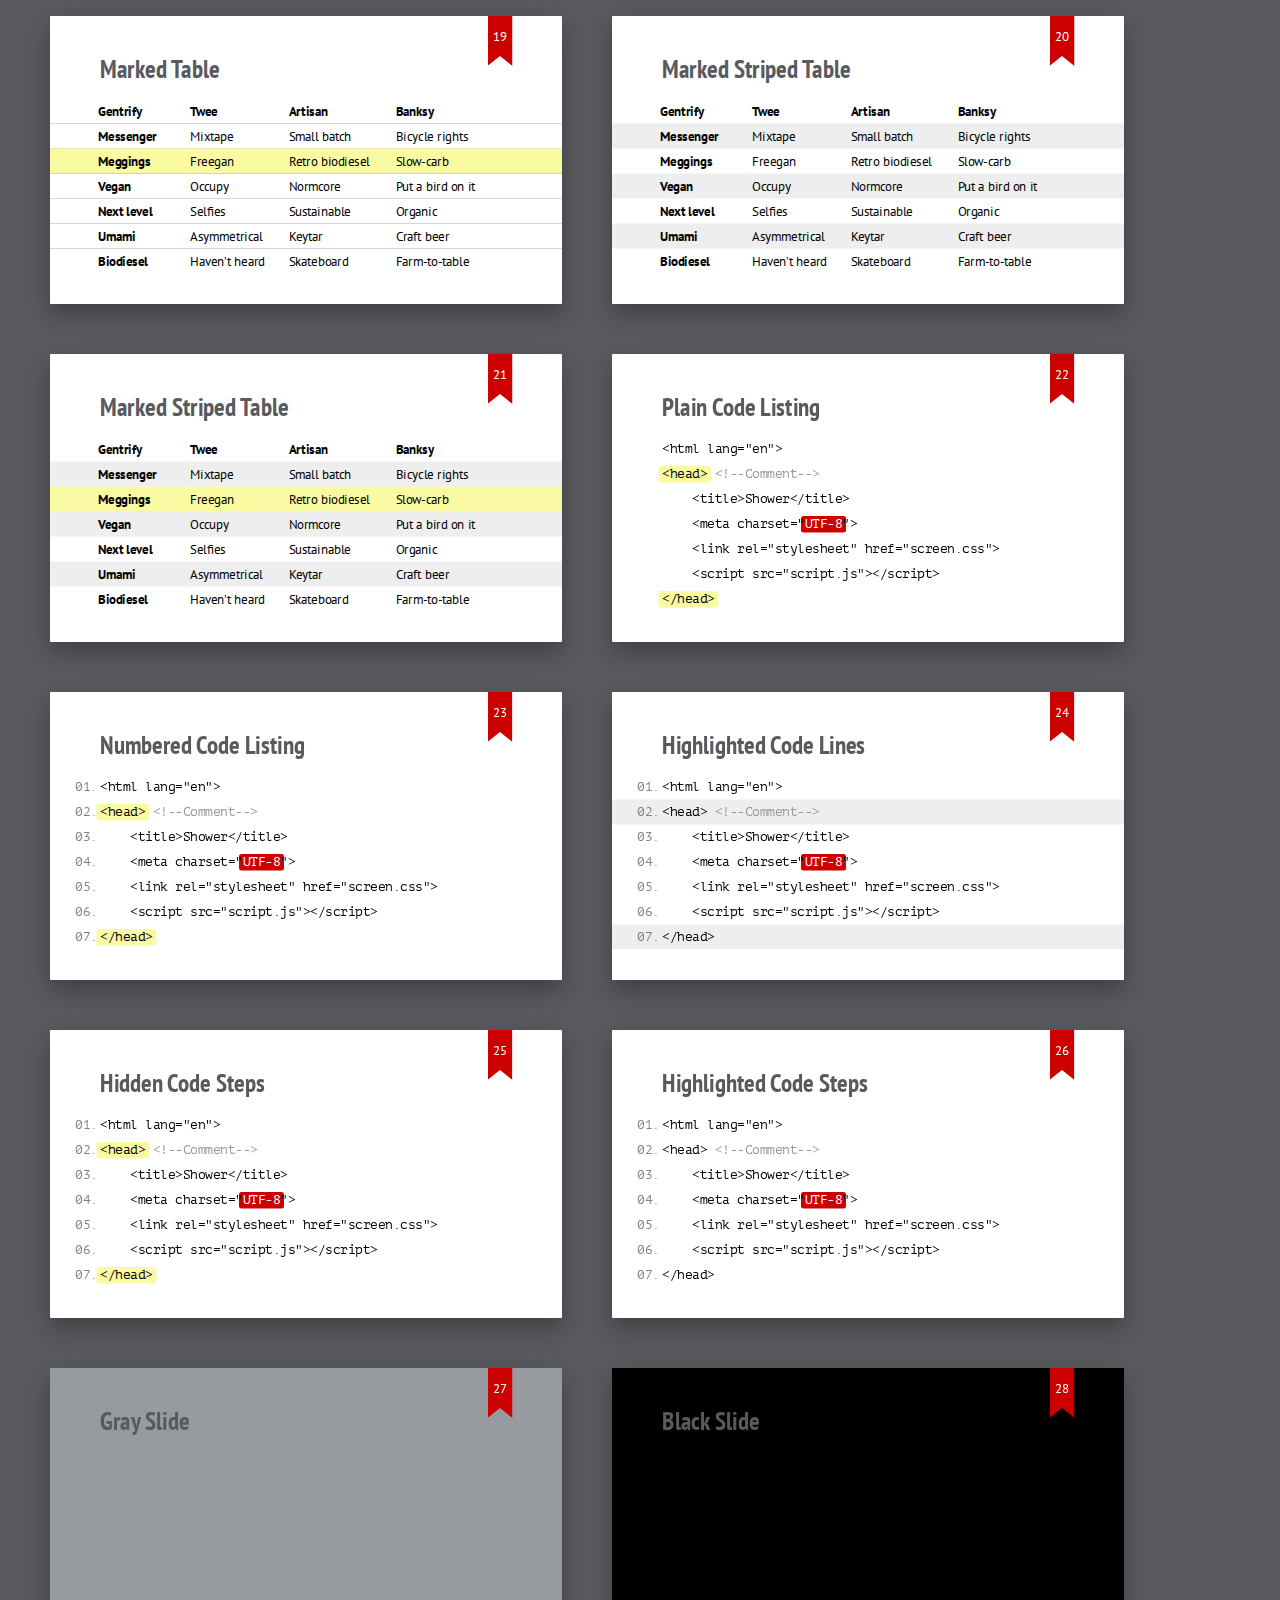
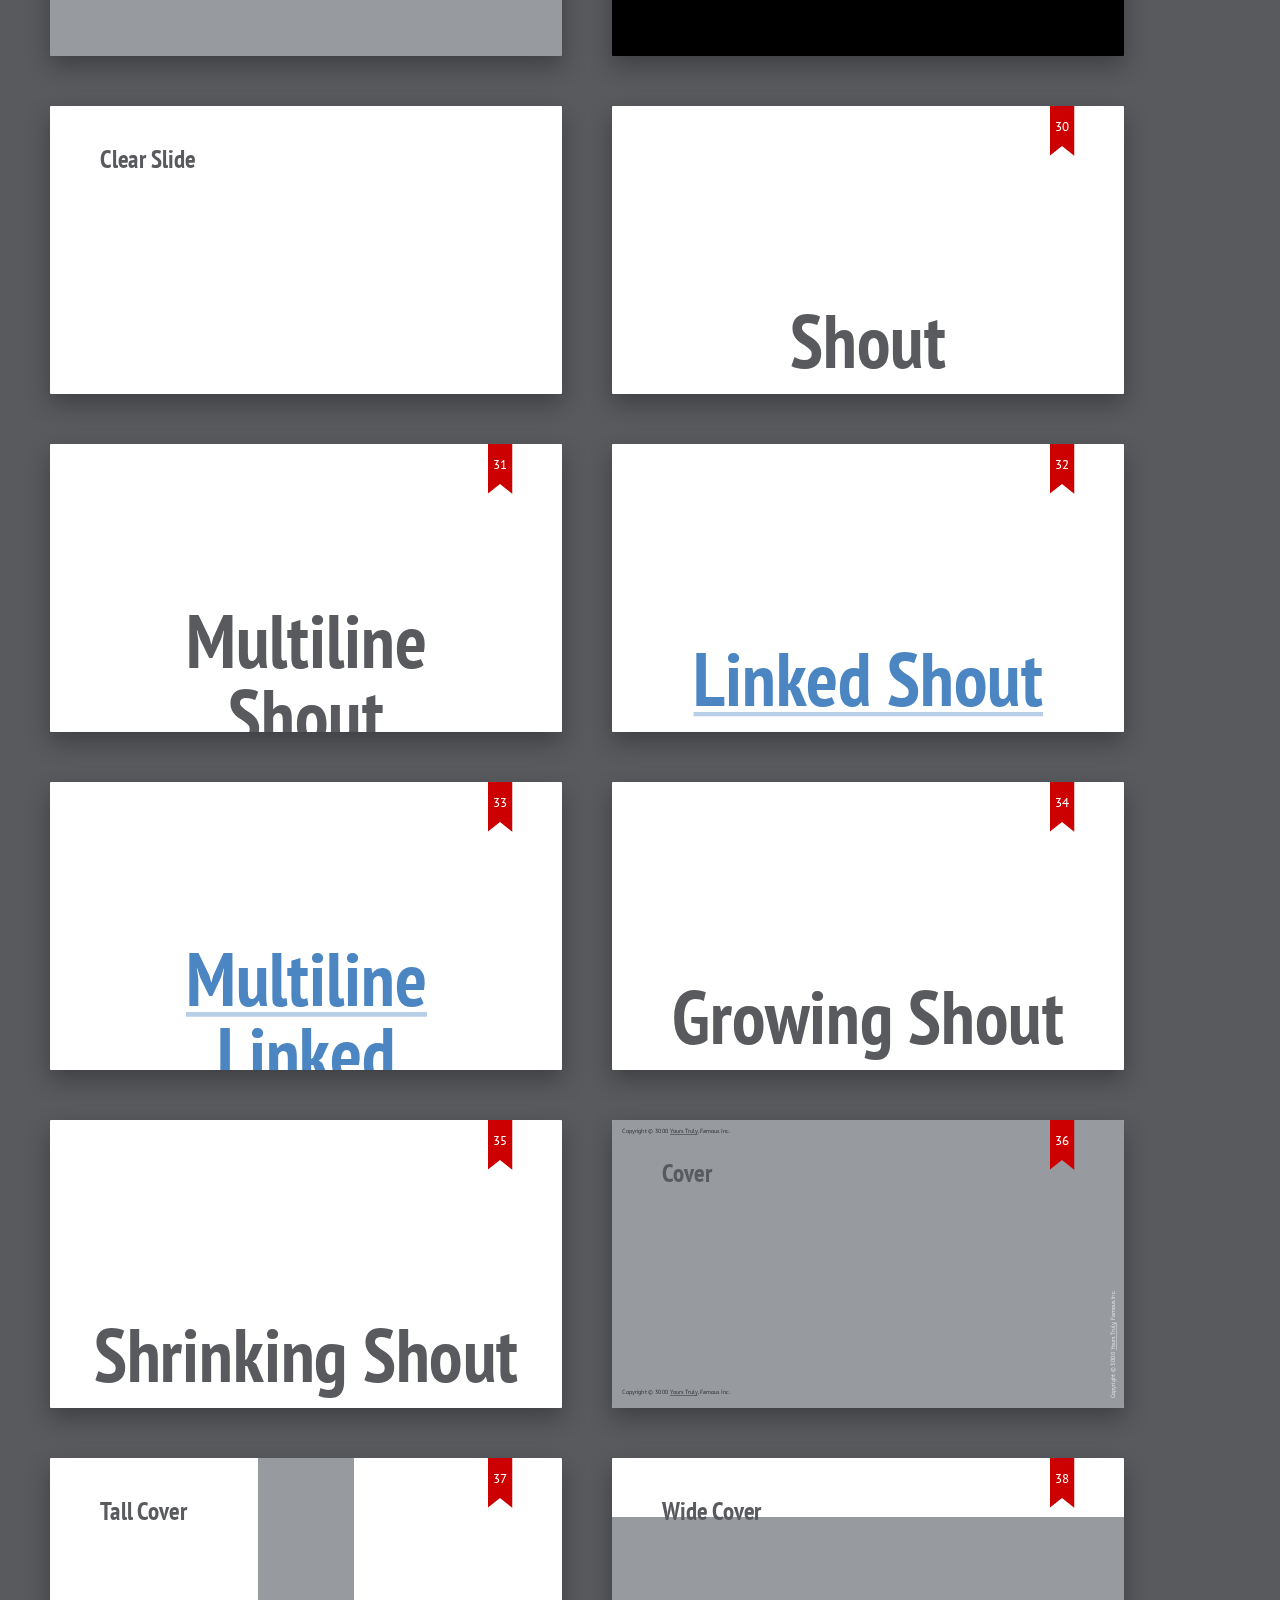
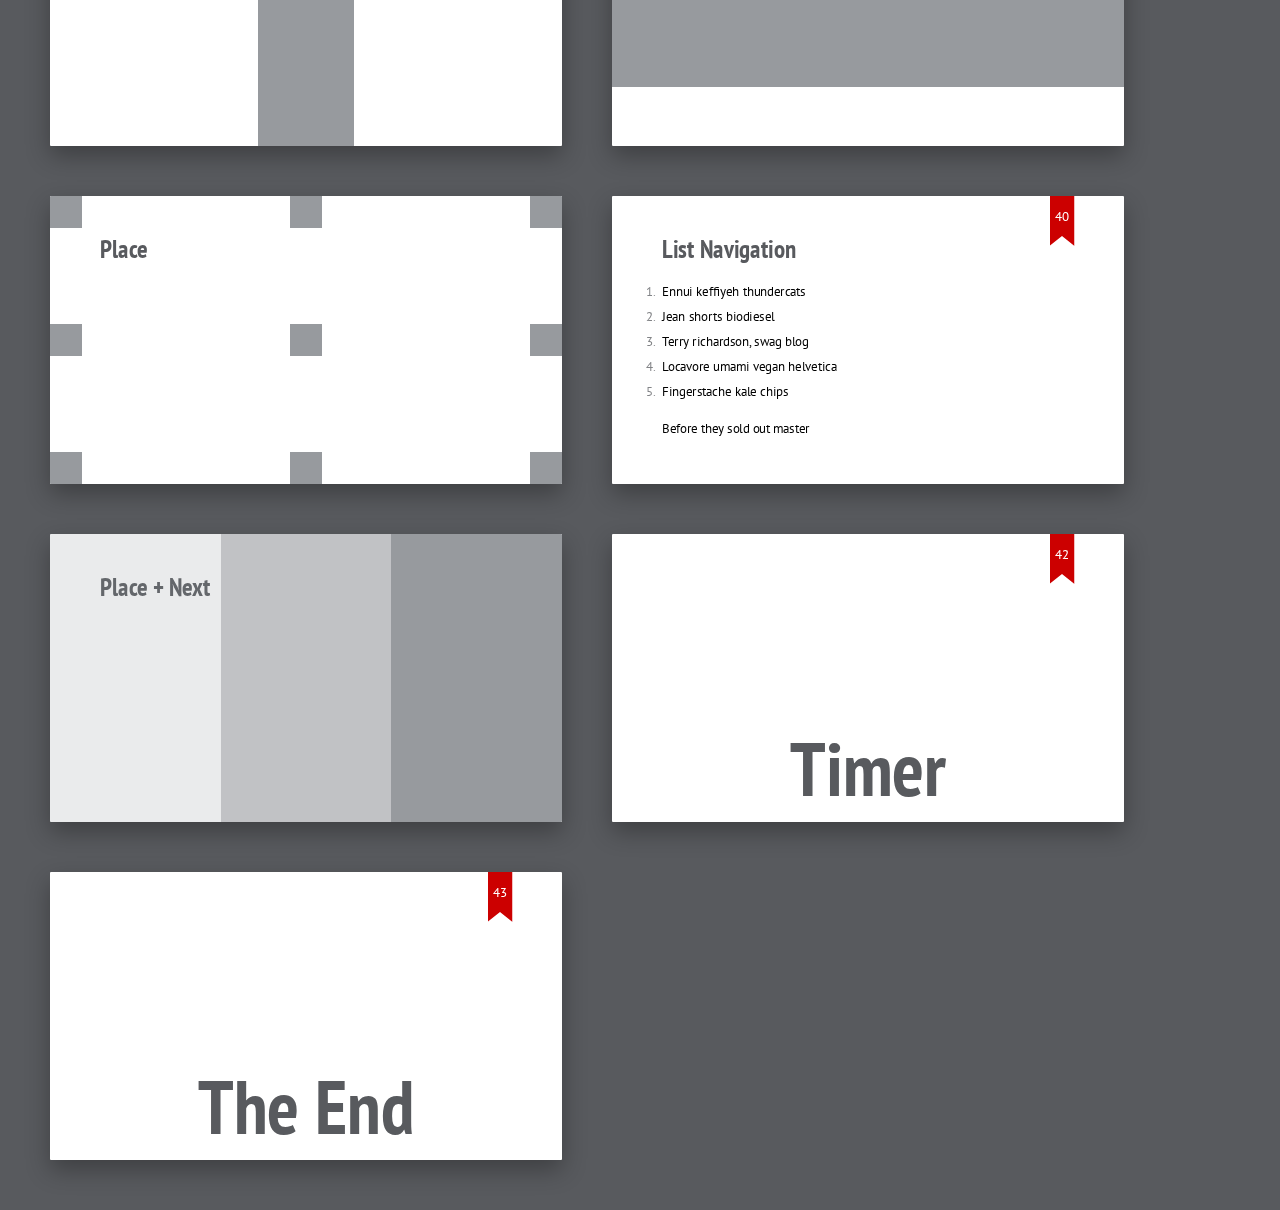
<file: shower/themes/ribbon/index.html>
<!DOCTYPE html>
<html lang="en">
<head>
    <title>Ribbon theme for Shower</title>
    <meta charset="utf-8">
    <meta name="viewport" content="width=device-width, initial-scale=1">
    <link rel="stylesheet" href="styles/styles.css">
    <style>
        .shower {
            --slide-ratio: calc(16 / 9);
        }
    </style>
</head>
<body class="shower list">

    <header class="caption">
        <h1>Presentation Title</h1>
        <p><a href="">Yours Truly</a>, Famous Inc.</p>
    </header>

    <section class="slide">
        <h2>Slide Header</h2>
        <p>Echo Park 8-bit sustainable umami deep v Kickstarter. DIY cliche typewriter brunch, Odd Future sriracha pickled aesthetic. Farm-to-table bespoke fingerstache, kale chips umami brunch letterpress.</p>
        <p>Whatever authentic disrupt, you probably haven’t heard of them direct trade mlkshk Etsy. Gluten-free roof party plaid four loko quinoa.</p>
        <p class="note">Echo Park 8-bit sustainable umami deep v Kickstarter.</p>
    </section>

    <section class="slide">
        <h2>First Slide Header</h2>
        <p>Echo Park 8-bit sustainable umami deep v Kickstarter. DIY cliche typewriter brunch, Odd Future sriracha pickled aesthetic.</p>
        <h2>Second Slide Header</h2>
        <p>Whatever authentic disrupt, you probably haven’t heard of them direct trade mlkshk Etsy. Gluten-free roof party plaid four loko quinoa.</p>
    </section>

    <section class="slide">
        <h2><a href="">Linked Header</a></h2>
        <p>Retro meh brunch aesthetic Cosby sweater Shoreditch. Banksy Tumblr sriracha, flexitarian pug chia master cleanse vinyl wayfarers fanny pack bespoke Helvetica roof party. Messenger bag retro cred Portland next level. Yr stumptown Schlitz Carles deep v small batch. Echo Park 8-bit sustainable umami deep v Kickstarter. Hella sustainable messenger bag, leggings skateboard literally bicycle rights H₂0 mumblecore banh mi DIY VHS. Semiotics four loko street art asymmetrical.</p>
    </section>

    <section class="slide">
        <h2>
            Multiline<br>
            Header
        </h2>
        <p>Retro meh brunch aesthetic Cosby sweater Shoreditch. Banksy Tumblr sriracha, flexitarian pug chia master cleanse vinyl wayfarers fanny pack bespoke Helvetica roof party. Messenger bag retro cred Portland next level. Yr stumptown Schlitz Carles deep v small batch. Hella sustainable messenger bag, leggings skateboard literally1 bicycle rights H₂0 mumblecore banh mi DIY VHS. Semiotics four loko street art asymmetrical.</p>
    </section>

    <section class="slide">
        <h2>Inline Elements</h2>
        <p>Retro meh brunch <a href="">aesthetic</a> Cosby sweater Shoreditch. Banksy Tumblr <strong>sriracha</strong>, flexitarian pug chia master cleanse vinyl <em>wayfarers</em> fanny pack bespoke Helvetica <b>roof</b> party. Messenger bag retro cred <i>Portland</i> next level. Yr stumptown Schlitz Carles deep v small batch. Hella sustainable messenger bag, <mark>leggings</mark> skateboard literally<sup>1</sup> bicycle rights H<sub>2</sub>0 mumblecore banh mi DIY VHS. Semiotics four loko street art asymmetrical. Asymmetrical <code>&lt;paleo&gt;</code> you probably haven’t heard of.</p>
        <footer class="footer">
            <p>Flannel bicycle rights locavore selfies skateboard. Authentic fanny pack paleo four loko bespoke. Artisan tattooed chia XOXO ennui, lomo disrupt 8-bit art party Tumblr scenester. Post-ironic fashion axe flexitarian, Tonx narwhal messenger bag Tumblr. Portland gentrify deep v kale chips literally.</p>
        </footer>
    </section>

    <section class="slide">
        <h2>Quotes</h2>
        <blockquote>
            <p>Flannel bicycle rights locavore selfies skateboard. Authentic fanny pack paleo four loko bespoke. Artisan tattooed chia XOXO ennui, lomo disrupt 8-bit art party Tumblr scenester.</p>
        </blockquote>
        <figure>
            <blockquote>
                <p>Post-ironic fashion axe flexitarian, Tonx narwhal messenger bag Tumblr. Portland gentrify deep v kale chips literally.</p>
            </blockquote>
            <figcaption>Yours Truly</figcaption>
        </figure>
    </section>

    <section class="slide">
        <h2>Ordered Lists</h2>
        <ol>
            <li>Literally viral vegan, ugh drinking vinegar photo booth</li>
            <li>Wes Anderson chillwave Marfa pour-over Etsy banh mi</li>
            <li>Ethnic polaroid lo-fi iPhone ennui</li>
            <li>Yr wayfarers before they sold out Kickstarter asymmetrical</li>
            <li>Irony flexitarian readymade quinoa, kogi bespoke meggings narwhal</li>
            <li>Skateboard Etsy twee artisan Echo Park</li>
            <li>Tonx kitsch fingerstache readymade, retro single-origin coffee</li>
        </ol>
    </section>

    <section class="slide">
        <h2>Unordered Lists</h2>
        <ul>
            <li>Literally viral vegan, ugh drinking vinegar photo booth</li>
            <li>Wes Anderson chillwave Marfa pour-over Etsy banh mi</li>
            <li>Ethnic polaroid lo-fi iPhone ennui</li>
            <li>Yr wayfarers before they sold out Kickstarter asymmetrical</li>
            <li>Irony flexitarian readymade quinoa, kogi bespoke meggings narwhal</li>
            <li>Skateboard Etsy twee artisan Echo Park</li>
            <li>Tonx kitsch fingerstache readymade, retro single-origin coffee</li>
        </ul>
    </section>

    <section class="slide">
        <h2>Block Lists</h2>
        <ul>
            <li>Retro meh brunch aesthetic Cosby sweater Shoreditch. Banksy Tumblr sriracha, flexitarian pug chia master cleanse vinyl wayfarers fanny pack.</li>
            <li>Messenger bag retro cred Portland next level. Yr stumptown Schlitz Carles deep v small batch. Hella sustainable messenger bag.</li>
            <li>Leggings skateboard literally1 bicycle rights H₂0 mumblecore banh mi DIY VHS. Semiotics four loko street art asymmetrical. Asymmetrical paleo you probably haven’t heard of.</li>
        </ul>
    </section>

    <section class="slide">
        <h2>Nested Lists</h2>
        <ol>
            <li>Literally viral vegan, ugh drinking vinegar photo booth</li>
            <li>Wes Anderson chillwave Marfa pour-over Etsy banh mi</li>
            <li>Ethnic polaroid lo-fi iPhone ennui
                <ul>
                    <li>Yr wayfarers before they sold out Kickstarter asymmetrical</li>
                    <li>Irony flexitarian readymade quinoa, kogi bespoke meggings narwhal</li>
                    <li>Skateboard Etsy twee artisan Echo Park</li>
                </ul>
            </li>
            <li>Tonx kitsch fingerstache readymade, retro single-origin coffee</li>
        </ol>
    </section>

    <section class="slide">
        <h2>Latin and Cyrillic List Bullets</h2>
        <ul lang="en">
            <li>Occupy locavore blog, mustache you probably haven’t heard of them</li>
            <li>Skateboard pork belly aesthetic hoodie selfies brunch</li>
            <li>Food truck gluten-free disrupt Portland</li>
        </ul>
        <ul lang="ru">
            <li>Helvetica narwhal drinking vinegar chillwave, post-ironic ennui</li>
            <li>Cray pug paleo retro, Echo Park narwhal Wes Anderson</li>
            <li>Disrupt Williamsburg fixie, shabby chic bicycle rights hashtag kogi</li>
        </ul>
    </section>

    <section class="slide">
        <h2>Custom List Bullets</h2>
        <ul>
            <li value="+">Helvetica narwhal drinking vinegar chillwave, post-ironic ennui</li>
            <li value="−">Cray pug paleo retro, Echo Park narwhal Wes Anderson</li>
            <li value="+">Disrupt Williamsburg fixie, shabby chic bicycle rights hashtag kogi</li>
        </ul>
        <ol>
            <li value="100">Occupy locavore blog, mustache you probably haven’t heard of them</li>
            <li value="10">Skateboard pork belly aesthetic hoodie selfies brunch</li>
            <li value="1">Food truck gluten-free disrupt Portland</li>
        </ol>
    </section>

    <section class="slide">
        <h2>Two Columns</h2>
        <div class="columns two">
            <p>Echo Park 8-bit sustainable umami deep v Kickstarter. DIY cliche typewriter brunch, Odd Future sriracha pickled aesthetic. Farm-to-table bespoke fingerstache, kale chips umami brunch.</p>
            <p>American Apparel letterpress. Whatever authentic disrupt, you probably haven’t heard of them direct trade mlkshk Etsy. Gluten-free roof party plaid American Apparel four loko quinoa.</p>
        </div>
    </section>

    <section class="slide">
        <h2>Two Lists</h2>
        <div class="columns two">
            <ul>
                <li>Occupy locavore, mustache you probably haven’t heard of them</li>
                <li>Skateboard pork belly aesthetic hoodie selfies brunch</li>
                <li>Food truck gluten-free disrupt Portland</li>
            </ul>
            <ul>
                <li>Helvetica narwhal drinking vinegar chillwave, post-ironic ennui</li>
                <li>Cray pug paleo retro, Echo Park narwhal Wes Anderson</li>
                <li>Disrupt Williamsburg fixie, shabby chic bicycle rights hashtag kogi</li>
            </ul>
        </div>
    </section>

    <section class="slide">
        <h2>Three Lists</h2>
        <div class="columns three">
            <ul>
                <li>Skateboard pork belly aesthetic hoodie selfies brunch.</li>
                <li>You probably haven’t heard of them.</li>
            </ul>
            <ul>
                <li>Food truck gluten-free Portland.</li>
                <li>Helvetica narwhal drinking vinegar chillwave, post-ironic ennui</li>
            </ul>
            <ul>
                <li>Cray pug paleo retro, Echo Park narwhal Wes Anderson</li>
                <li>Disrupt fixie, shabby chic bicycle rights hashtag kogi</li>
            </ul>
        </div>
    </section>

    <section class="slide">
        <h2>Four Lists</h2>
        <div class="columns four">
            <ul>
                <li>Gentrify</li>
                <li>Messenger</li>
                <li>Meggings</li>
                <li>Vegan</li>
                <li>Next level</li>
                <li>Umami</li>
            </ul>
            <ul>
                <li>Twee</li>
                <li>Mixtape</li>
                <li>Freegan</li>
                <li>Occupy</li>
                <li>Selfies</li>
                <li>Haven’t heard</li>
            </ul>
            <ul>
                <li>Artisan</li>
                <li>Small batch</li>
                <li>Biodiesel</li>
                <li>Normcore</li>
                <li>Sustainable</li>
                <li>Skateboard</li>
            </ul>
            <ul>
                <li>Banksy</li>
                <li>Bicycle rights</li>
                <li>Slow-carb</li>
                <li>Bird on it</li>
                <li>Organic</li>
                <li>Farm-to-table</li>
            </ul>
        </div>
    </section>

    <section class="slide">
        <div class="columns two">
            <div>
                <h2>Column One</h2>
                <p>Retro meh brunch aesthetic Cosby sweater Shoreditch. Banksy Tumblr sriracha, flexitarian pug chia master cleanse vinyl wayfarers fanny pack bespoke Helvetica roof party. Messenger bag retro cred Portland next level.</p>
            </div>
            <div>
                <h2>Column Two</h2>
                <p>Yr stumptown Schlitz Carles deep v small batch. Echo Park 8-bit sustainable umami deep v Kickstarter. Hella sustainable messenger bag, leggings skateboard literally bicycle rights H₂0 mumblecore banh.</p>
            </div>
        </div>
    </section>

    <section class="slide">
        <h2>Simple Table</h2>
        <table>
        <tr>
            <th scope="col">Gentrify</th>
            <th>Twee</th>
            <th>Artisan</th>
            <th>Banksy</th>
        </tr>
        <tr>
            <th scope="row">Messenger</th>
            <td>Mixtape</td>
            <td>Small batch</td>
            <td>Bicycle rights</td>
        </tr>
        <tr>
            <th scope="row">Meggings</th>
            <td>Freegan</td>
            <td>Retro biodiesel</td>
            <td>Slow-carb</td>
        </tr>
        <tr>
            <th scope="row">Vegan</th>
            <td>Occupy</td>
            <td>Normcore</td>
            <td>Put a bird on it</td>
        </tr>
        <tr>
            <th scope="row">Next level</th>
            <td>Selfies</td>
            <td>Sustainable</td>
            <td>Organic</td>
        </tr>
        <tr>
            <th scope="row">Umami</th>
            <td>Asymmetrical</td>
            <td>Keytar</td>
            <td>Craft beer</td>
        </tr>
        <tr>
            <th scope="row">Biodiesel</th>
            <td>Haven’t heard</td>
            <td>Skateboard</td>
            <td>Farm-to-table</td>
        </tr>
        </table>
    </section>

    <section class="slide">
        <h2>Marked Table</h2>
        <table>
        <tr>
            <th scope="col">Gentrify</th>
            <th>Twee</th>
            <th>Artisan</th>
            <th>Banksy</th>
        </tr>
        <tr>
            <th scope="row">Messenger</th>
            <td>Mixtape</td>
            <td>Small batch</td>
            <td>Bicycle rights</td>
        </tr>
        <tr class="mark">
            <th scope="row">Meggings</th>
            <td>Freegan</td>
            <td>Retro biodiesel</td>
            <td>Slow-carb</td>
        </tr>
        <tr class="mark next">
            <th scope="row">Vegan</th>
            <td>Occupy</td>
            <td>Normcore</td>
            <td>Put a bird on it</td>
        </tr>
        <tr class="mark next">
            <th scope="row">Next level</th>
            <td>Selfies</td>
            <td>Sustainable</td>
            <td>Organic</td>
        </tr>
        <tr>
            <th scope="row">Umami</th>
            <td>Asymmetrical</td>
            <td>Keytar</td>
            <td>Craft beer</td>
        </tr>
        <tr>
            <th scope="row">Biodiesel</th>
            <td>Haven’t heard</td>
            <td>Skateboard</td>
            <td>Farm-to-table</td>
        </tr>
        </table>
    </section>

    <section class="slide">
        <h2>Marked Striped Table</h2>
        <table class="striped">
        <tr>
            <th scope="col">Gentrify</th>
            <th>Twee</th>
            <th>Artisan</th>
            <th>Banksy</th>
        </tr>
        <tr>
            <th scope="row">Messenger</th>
            <td>Mixtape</td>
            <td>Small batch</td>
            <td>Bicycle rights</td>
        </tr>
        <tr>
            <th scope="row">Meggings</th>
            <td>Freegan</td>
            <td>Retro biodiesel</td>
            <td>Slow-carb</td>
        </tr>
        <tr>
            <th scope="row">Vegan</th>
            <td>Occupy</td>
            <td>Normcore</td>
            <td>Put a bird on it</td>
        </tr>
        <tr>
            <th scope="row">Next level</th>
            <td>Selfies</td>
            <td>Sustainable</td>
            <td>Organic</td>
        </tr>
        <tr>
            <th scope="row">Umami</th>
            <td>Asymmetrical</td>
            <td>Keytar</td>
            <td>Craft beer</td>
        </tr>
        <tr>
            <th scope="row">Biodiesel</th>
            <td>Haven’t heard</td>
            <td>Skateboard</td>
            <td>Farm-to-table</td>
        </tr>
        </table>
    </section>

    <section class="slide">
        <h2>Marked Striped Table</h2>
        <table class="striped">
        <tr>
            <th scope="col">Gentrify</th>
            <th>Twee</th>
            <th>Artisan</th>
            <th>Banksy</th>
        </tr>
        <tr>
            <th scope="row">Messenger</th>
            <td>Mixtape</td>
            <td>Small batch</td>
            <td>Bicycle rights</td>
        </tr>
        <tr class="mark">
            <th scope="row">Meggings</th>
            <td>Freegan</td>
            <td>Retro biodiesel</td>
            <td>Slow-carb</td>
        </tr>
        <tr class="mark next">
            <th scope="row">Vegan</th>
            <td>Occupy</td>
            <td>Normcore</td>
            <td>Put a bird on it</td>
        </tr>
        <tr class="mark next">
            <th scope="row">Next level</th>
            <td>Selfies</td>
            <td>Sustainable</td>
            <td>Organic</td>
        </tr>
        <tr>
            <th scope="row">Umami</th>
            <td>Asymmetrical</td>
            <td>Keytar</td>
            <td>Craft beer</td>
        </tr>
        <tr>
            <th scope="row">Biodiesel</th>
            <td>Haven’t heard</td>
            <td>Skateboard</td>
            <td>Farm-to-table</td>
        </tr>
        </table>
    </section>

    <section class="slide">
        <h2>Plain Code Listing</h2>
        <pre><code>&lt;html lang="en"&gt;
<mark>&lt;head&gt;</mark> <span class="comment">&lt;!--Comment--&gt;</span>
    &lt;title&gt;Shower&lt;/title&gt;
    &lt;meta charset="<mark class="important">UTF-8</mark>"&gt;
    &lt;link rel="stylesheet" href="screen.css"&gt;
    &lt;script src="script.js"&gt;&lt;/script&gt;
<mark>&lt;/head&gt;</mark></code></pre>
    </section>
    <section class="slide">
        <h2>Numbered Code Listing</h2>
        <pre>
            <code>&lt;html lang="en"&gt;</code>
            <code><mark>&lt;head&gt;</mark> <span class="comment">&lt;!--Comment--&gt;</span></code>
            <code>    &lt;title&gt;Shower&lt;/title&gt;</code>
            <code>    &lt;meta charset="<mark class="important">UTF-8</mark>"&gt;</code>
            <code>    &lt;link rel="stylesheet" href="screen.css"&gt;</code>
            <code>    &lt;script src="script.js"&gt;&lt;/script&gt;</code>
            <code><mark>&lt;/head&gt;</mark></code>
        </pre>
    </section>

    <section class="slide">
        <h2>Highlighted Code Lines</h2>
        <pre>
            <code>&lt;html lang="en"&gt;</code>
            <code class="mark">&lt;head&gt; <span class="comment">&lt;!--Comment--&gt;</span></code>
            <code>    &lt;title&gt;Shower&lt;/title&gt;</code>
            <code>    &lt;meta charset="<mark class="important">UTF-8</mark>"&gt;</code>
            <code>    &lt;link rel="stylesheet" href="screen.css"&gt;</code>
            <code>    &lt;script src="script.js"&gt;&lt;/script&gt;</code>
            <code class="mark">&lt;/head&gt;</code>
        </pre>
    </section>

    <section class="slide">
        <h2>Hidden Code Steps</h2>
        <pre>
            <code class="next">&lt;html lang="en"&gt;</code>
            <code class="next"><mark>&lt;head&gt;</mark> <span class="comment">&lt;!--Comment--&gt;</span></code>
            <code class="next">    &lt;title&gt;Shower&lt;/title&gt;</code>
            <code class="next">    &lt;meta charset="<mark class="important">UTF-8</mark>"&gt;</code>
            <code class="next">    &lt;link rel="stylesheet" href="screen.css"&gt;</code>
            <code class="next">    &lt;script src="script.js"&gt;&lt;/script&gt;</code>
            <code class="next"><mark>&lt;/head&gt;</mark></code>
        </pre>
    </section>

    <section class="slide">
        <h2>Highlighted Code Steps</h2>
        <pre>
            <code class="mark next">&lt;html lang="en"&gt;</code>
            <code>&lt;head&gt; <span class="comment">&lt;!--Comment--&gt;</span></code>
            <code class="mark next">    &lt;title&gt;Shower&lt;/title&gt;</code>
            <code>    &lt;meta charset="<mark class="important">UTF-8</mark>"&gt;</code>
            <code class="mark next">    &lt;link rel="stylesheet" href="screen.css"&gt;</code>
            <code>    &lt;script src="script.js"&gt;&lt;/script&gt;</code>
            <code class="mark next">&lt;/head&gt;</code>
        </pre>
    </section>

    <section class="slide gray">
        <h2>Gray Slide</h2>
    </section>

    <section class="slide black">
        <h2>Black Slide</h2>
    </section>

    <section class="slide clear">
        <h2>Clear Slide</h2>
    </section>

    <section class="slide">
        <h2 class="shout">Shout</h2>
    </section>

    <section class="slide">
        <h2 class="shout">
            Multiline<br>
            Shout
        </h2>
    </section>

    <section class="slide">
        <h2 class="shout">
            <a href="">Linked Shout</a>
        </h2>
    </section>

    <section class="slide">
        <h2 class="shout">
            <a href="">
                Multiline<br>
                Linked
            </a>
        </h2>
    </section>

    <section class="slide">
        <h2 class="shout grow">Growing Shout</h2>
    </section>

    <section class="slide">
        <h2 class="shout shrink">Shrinking Shout</h2>
    </section>

    <section class="slide">
        <h2>Cover</h2>
        <figure>
            <img class="cover" src="pictures/exact.svg" alt="Picture placeholder.">
            <figcaption class="copyright top">Copyright © 3000 <a href="">Yours Truly</a>, Famous Inc.</figcaption>
            <figcaption class="copyright white">Copyright © 3000 <a href="">Yours Truly</a>, Famous Inc.</figcaption>
            <figcaption class="copyright bottom">Copyright © 3000 <a href="">Yours Truly</a>, Famous Inc.</figcaption>
        </figure>
    </section>

    <section class="slide">
        <h2>Tall Cover</h2>
        <img class="cover" src="pictures/tall.svg" alt="Tall picture placeholder.">
    </section>

    <section class="slide">
        <h2>Wide Cover</h2>
        <img class="cover" src="pictures/wide.svg" alt="Wide picture placeholder.">
    </section>

    <section class="slide clear">
        <h2>Place</h2>
        <img class="place top left" src="pictures/square.svg" alt="Square picture placeholder.">
        <img class="place top" src="pictures/square.svg" alt="Square picture placeholder.">
        <img class="place top right" src="pictures/square.svg" alt="Square picture placeholder.">
        <img class="place left" src="pictures/square.svg" alt="Square picture placeholder.">
        <img class="place" src="pictures/square.svg" alt="Square picture placeholder.">
        <img class="place right" src="pictures/square.svg" alt="Square picture placeholder.">
        <img class="place bottom left" src="pictures/square.svg" alt="Square picture placeholder.">
        <img class="place bottom" src="pictures/square.svg" alt="Square picture placeholder.">
        <img class="place bottom right" src="pictures/square.svg" alt="Square picture placeholder.">
    </section>

    <section class="slide">
        <h2>List Navigation</h2>
        <ol>
            <li>Ennui keffiyeh thundercats</li>
            <li class="next">Jean shorts biodiesel</li>
            <li class="next">Terry richardson, swag blog</li>
            <li class="next">Locavore umami vegan helvetica</li>
            <li class="next">Fingerstache kale chips</li>
        </ol>
        <p class="next">Before they sold out master</p>
    </section>

    <section class="slide clear">
        <h2>Place + Next</h2>
        <img class="place next left" height="100%" src="pictures/picture-1.svg" alt="Picture placeholder.">
        <img class="place next" height="100%" src="pictures/picture-2.svg" alt="Picture placeholder.">
        <img class="place next right" height="100%" src="pictures/picture-3.svg" alt="Picture placeholder.">
    </section>

    <section class="slide" data-timing="00:03">
        <h2 class="shout">Timer</h2>
    </section>

    <section class="slide">
        <h2 class="shout">The End</h2>
    </section>

    <div class="progress"></div>

    <footer class="badge">
        <a href="https://vk.com/grishutenkopavel">Fork me on VK</a>
    </footer>

    <script src="../../shower.min.js"></script>

    <!-- Copyright © 3000 Yours Truly, Famous Inc. -->
</body>
</html>
</file>
<file: shower/themes/ribbon/styles/styles.css>
/* Styles */

@import 'fonts.css';
@import 'shower/shower.css';
@import 'blocks/badge.css';
@import 'blocks/caption.css';
@import 'blocks/progress.css';
@import 'blocks/region.css';
@import 'slide/slide.css';
</file>
<file: shower/themes/material/styles/styles.css>
/* Styles */

@import 'fonts.css';
@import 'shower/shower.css';
@import 'blocks/badge.css';
@import 'blocks/caption.css';
@import 'blocks/progress.css';
@import 'blocks/region.css';
@import 'slide/slide.css';
</file>
